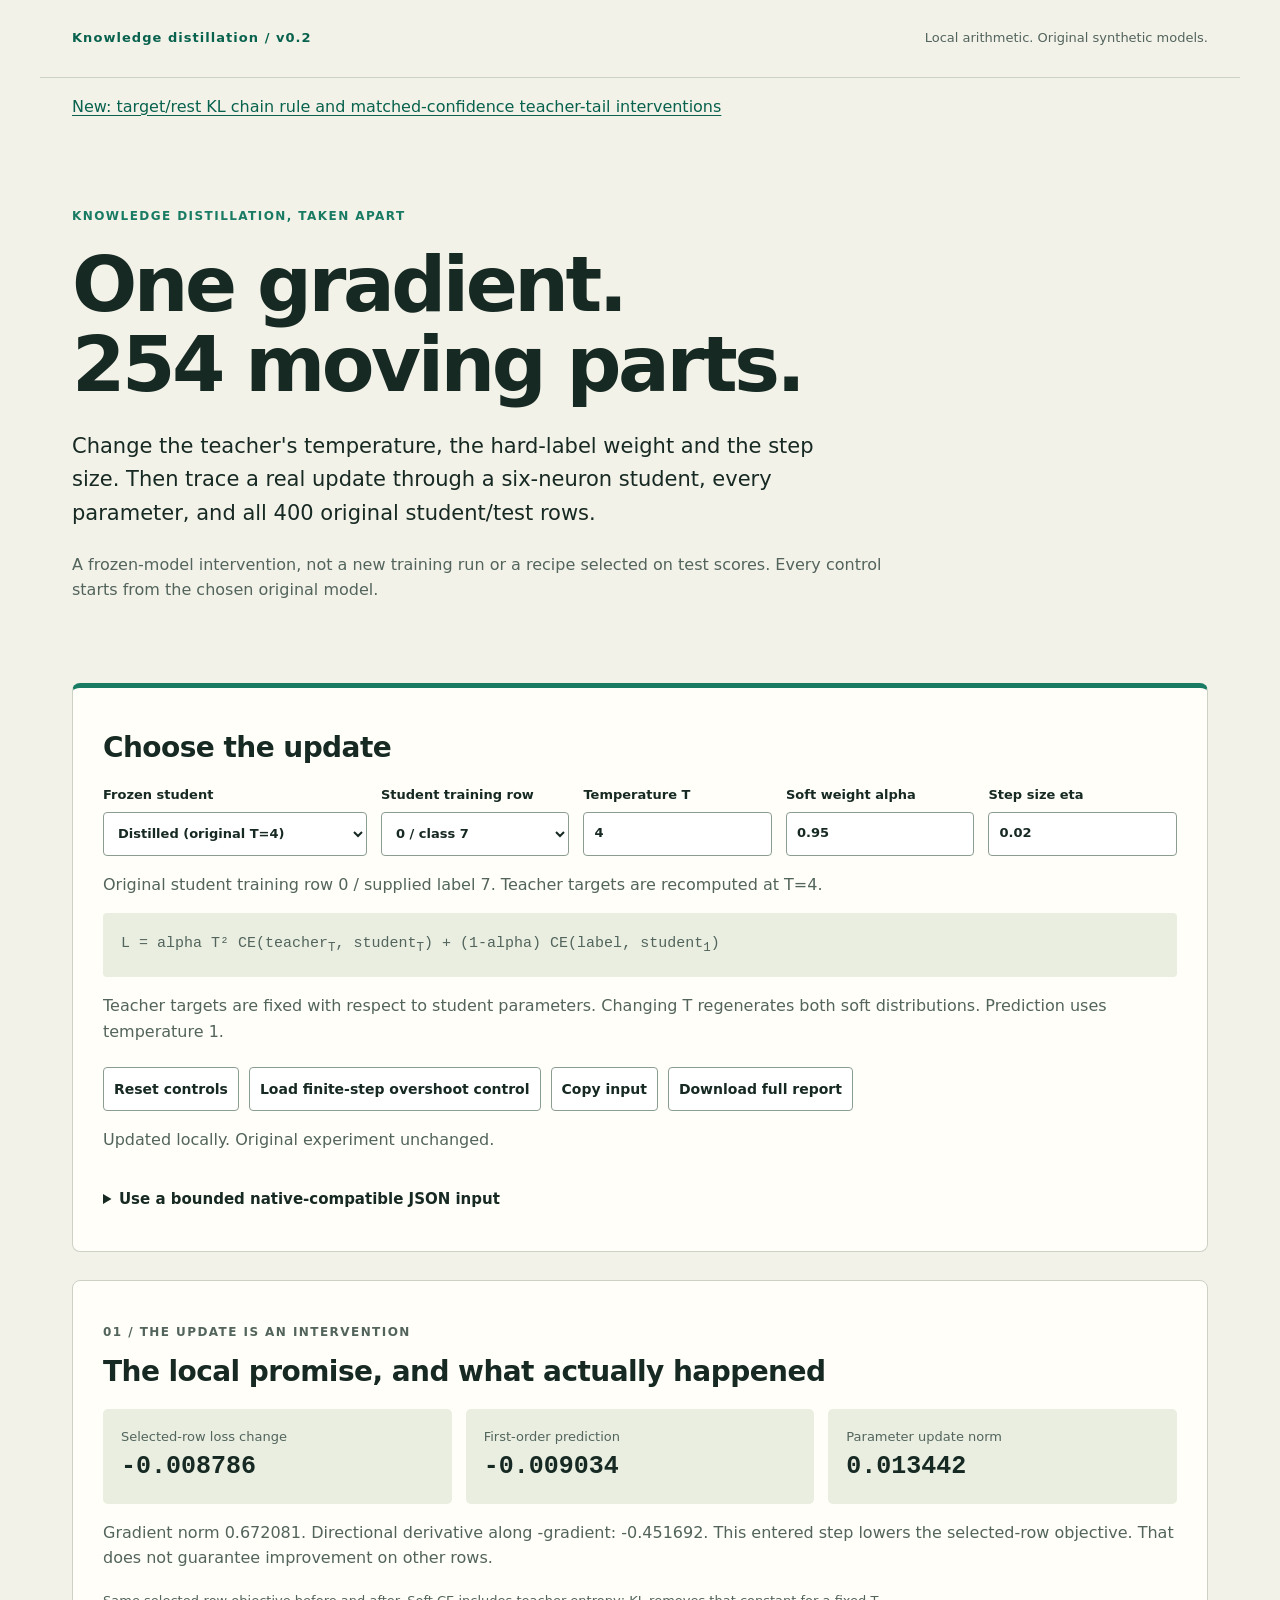
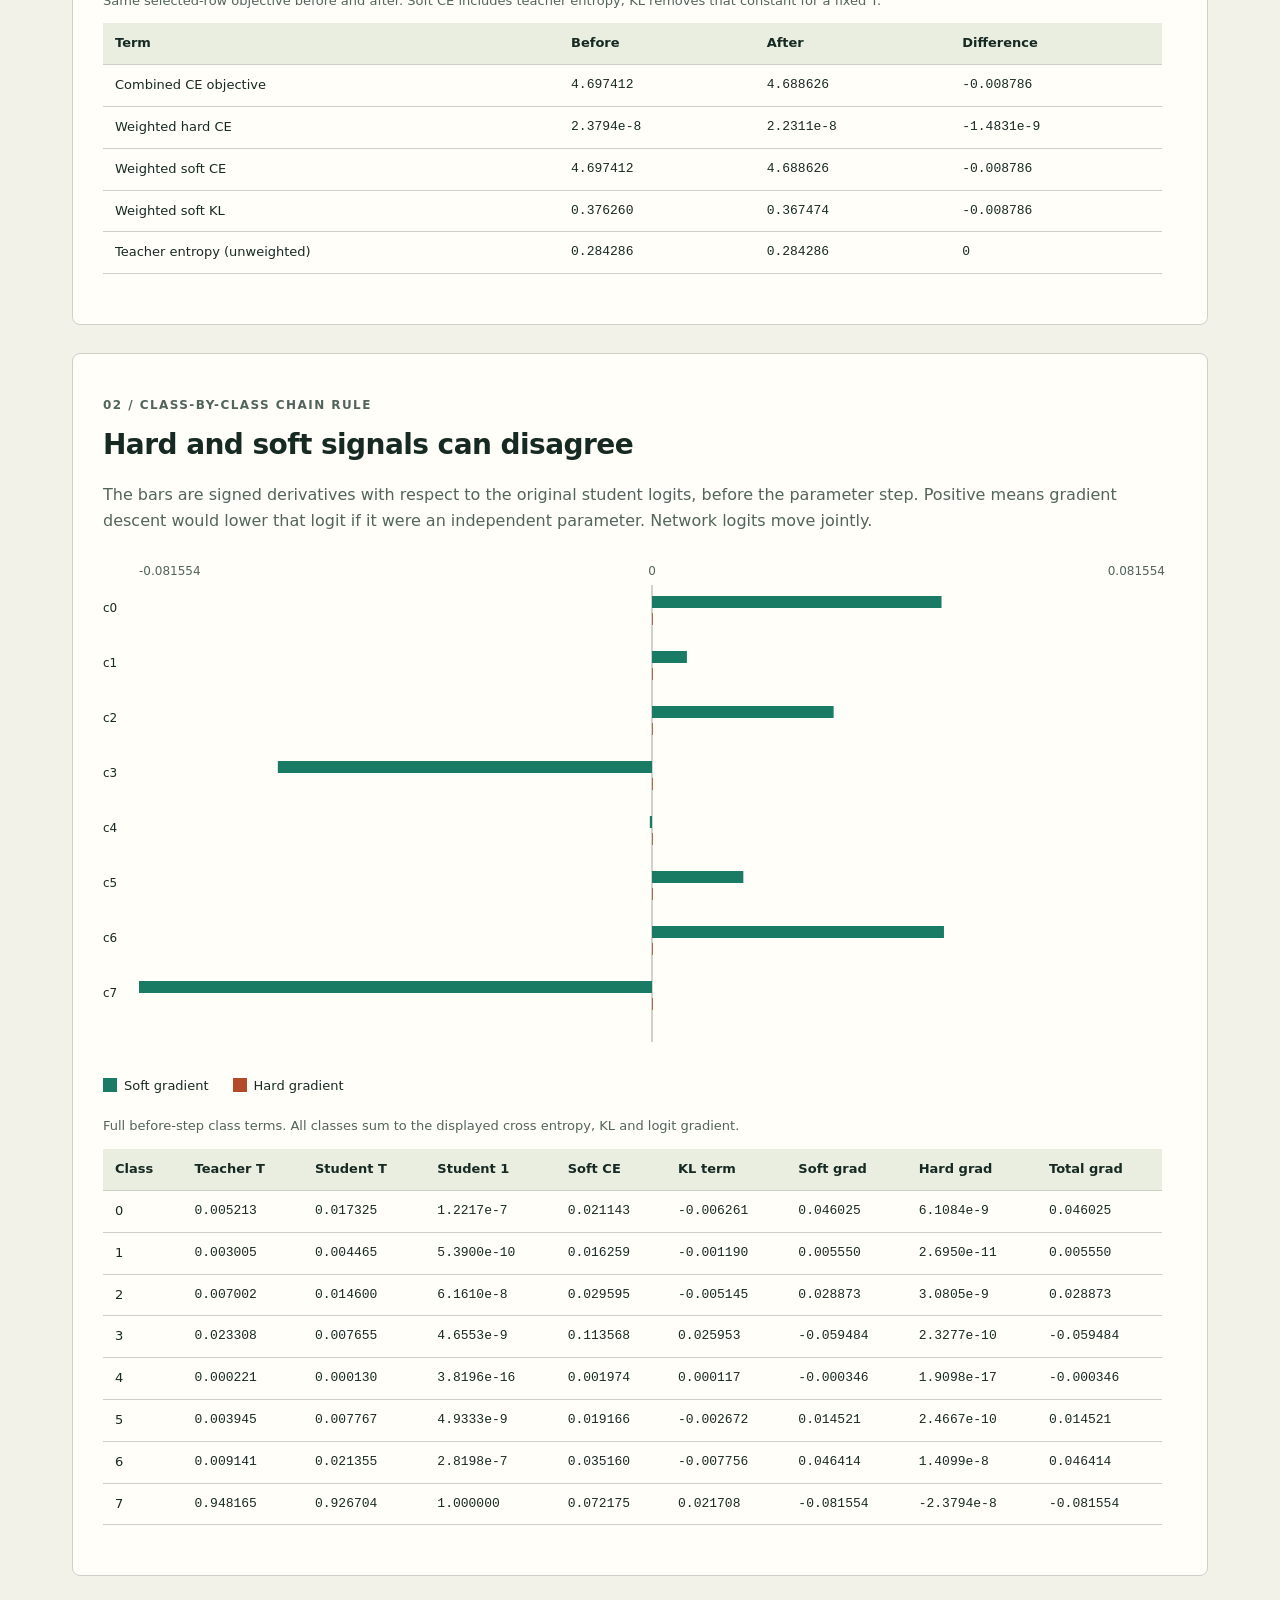
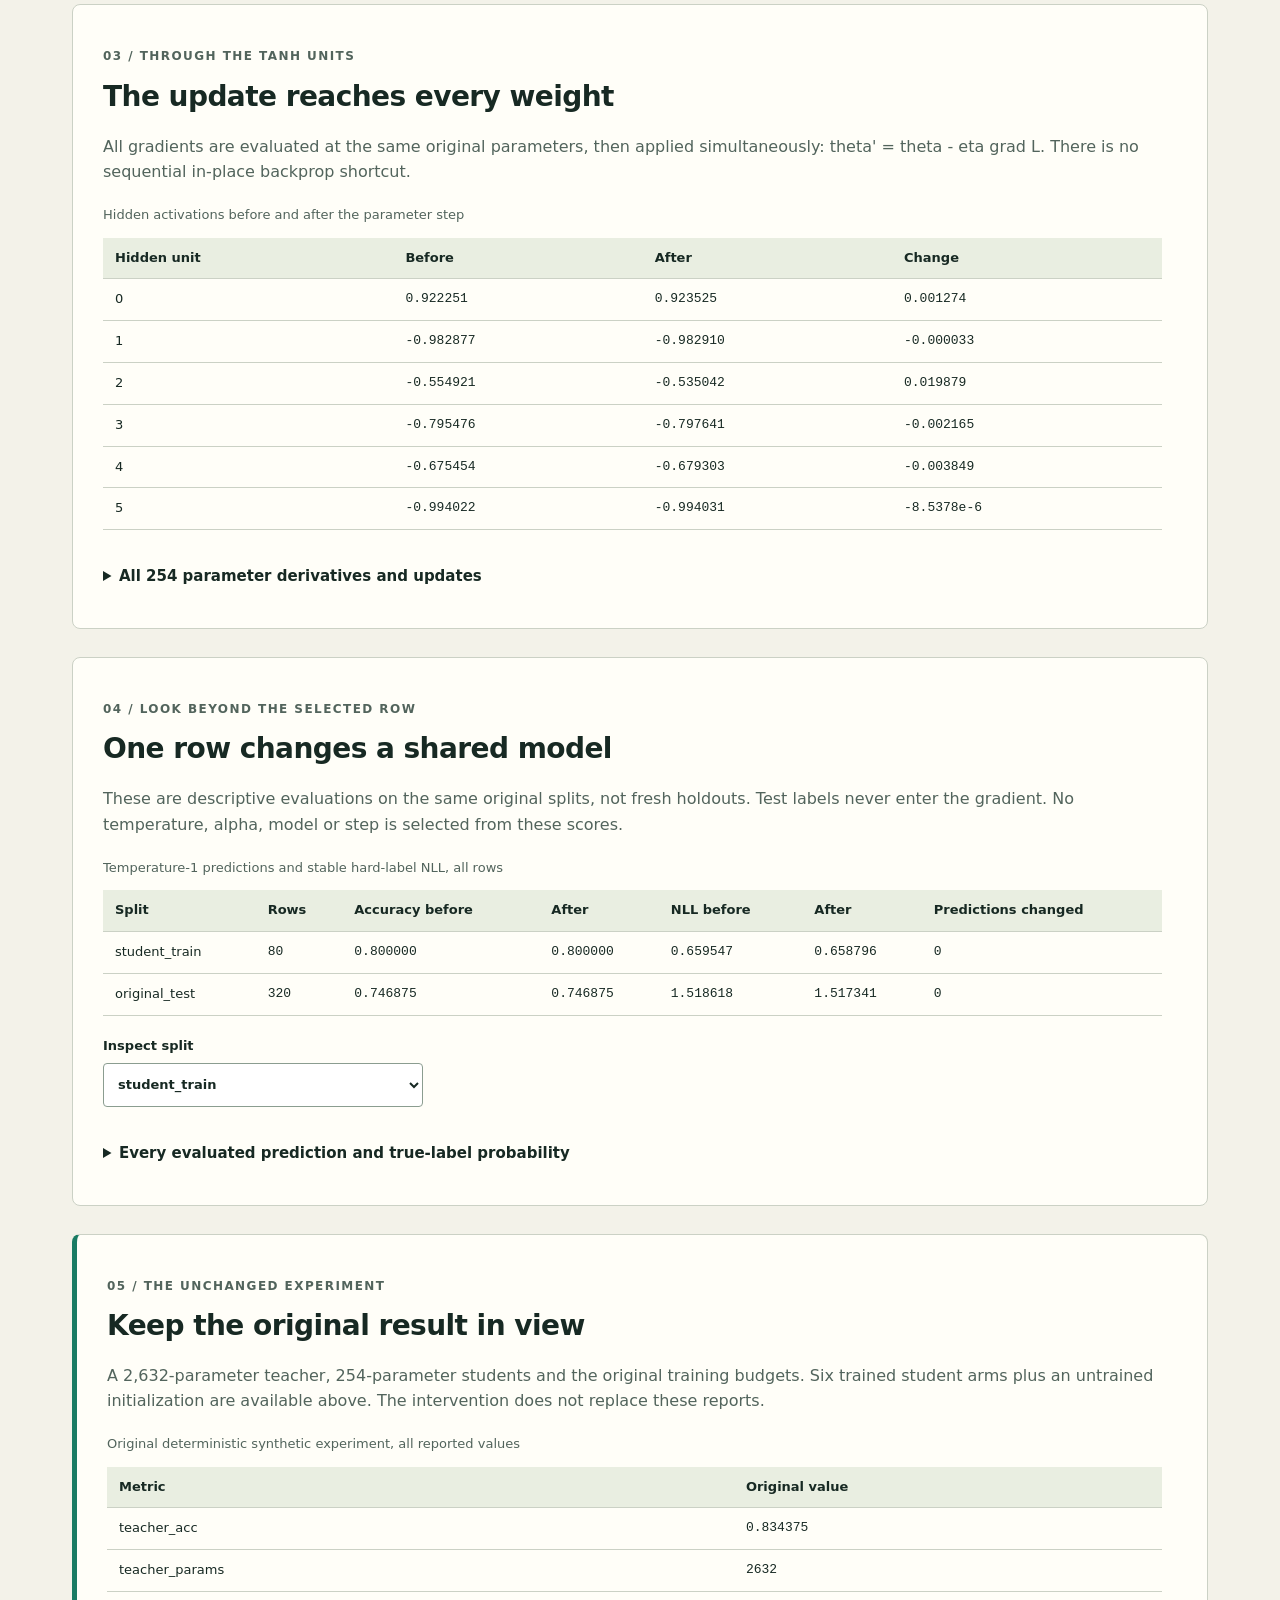
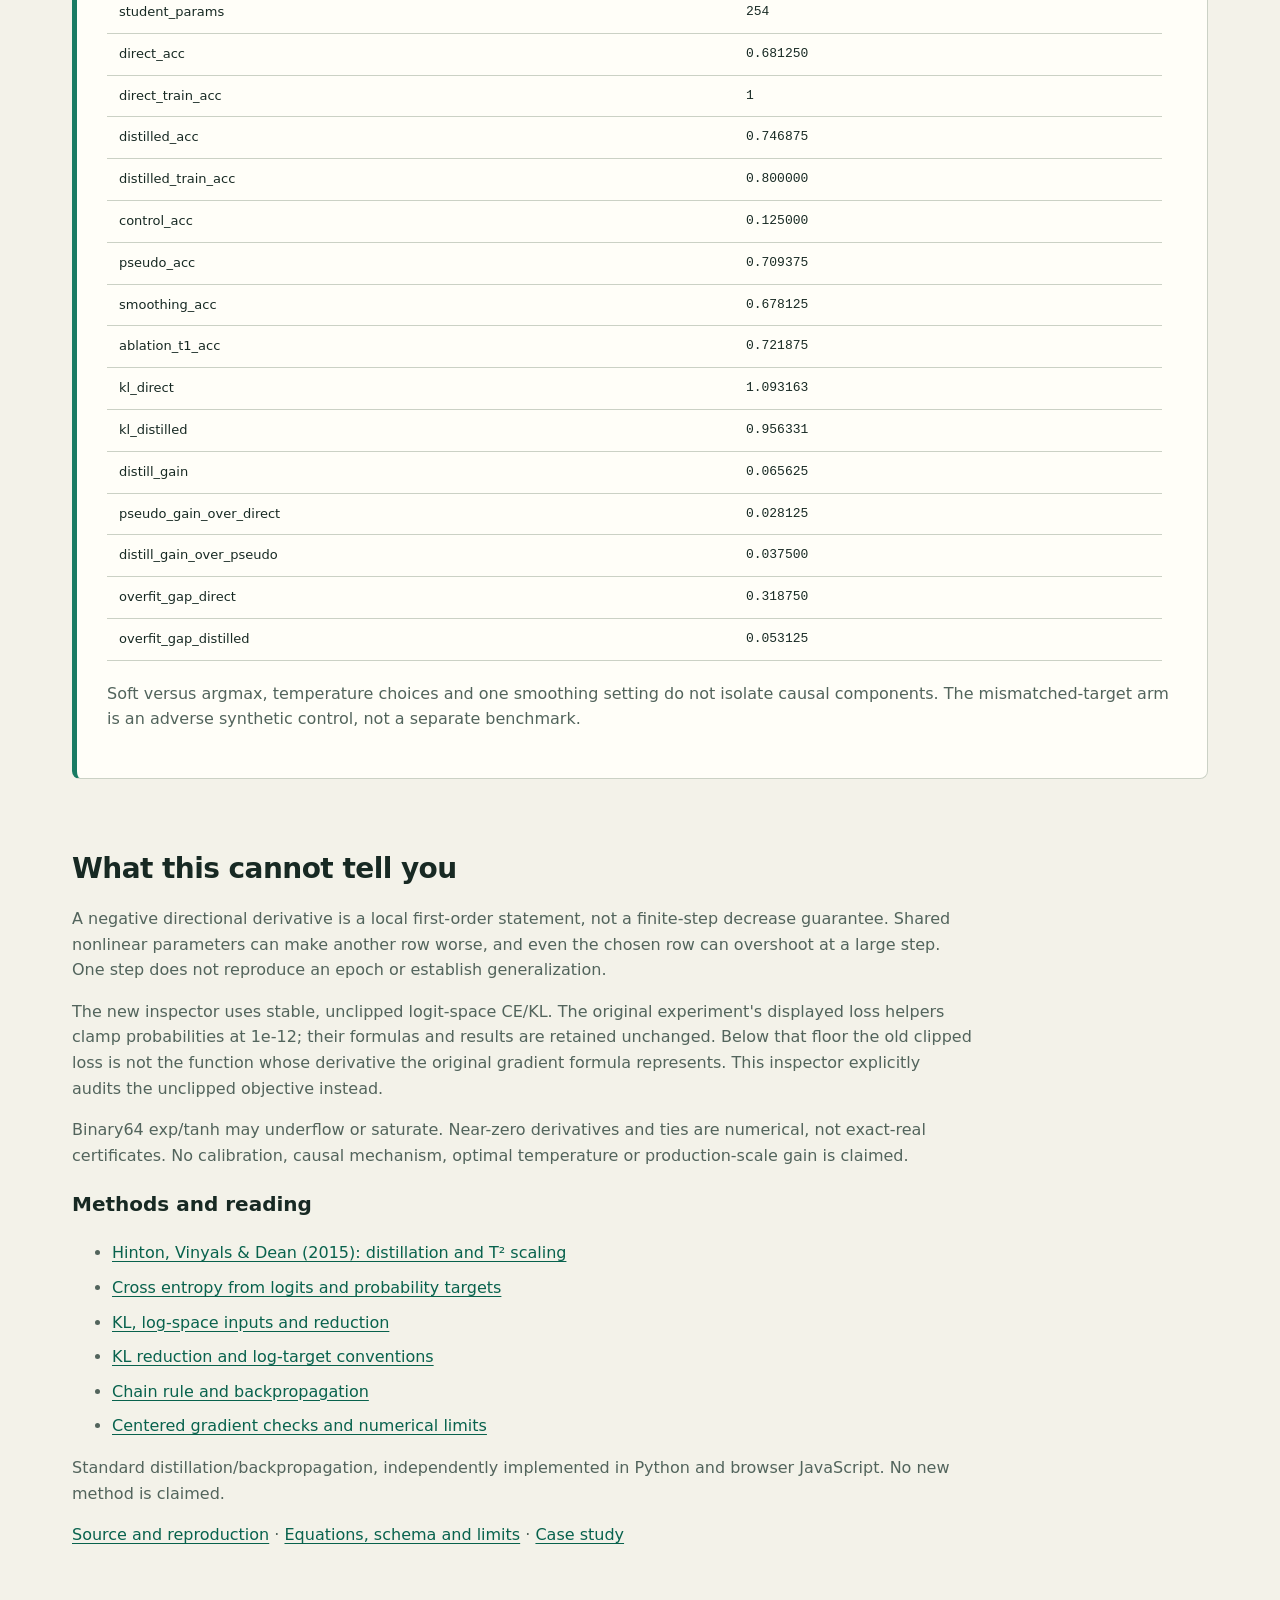
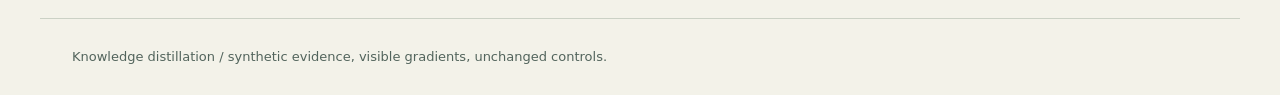
<file: docs/index.html>
<!doctype html>
<html lang="en"><head><meta charset="utf-8"><meta name="viewport" content="width=device-width,initial-scale=1"><title>Knowledge distillation | one gradient, 254 parameters</title><link rel="stylesheet" href="style.css"></head><body>
<header><a href="https://github.com/midya8/knowledge-distillation">Knowledge distillation / v0.2</a><span>Local arithmetic. Original synthetic models.</span></header>
<main><p><a href="tail.html">New: target/rest KL chain rule and matched-confidence teacher-tail interventions</a></p><section class="hero"><p class="eyebrow">KNOWLEDGE DISTILLATION, TAKEN APART</p><h1>One gradient.<br>254 moving parts.</h1><p class="intro">Change the teacher's temperature, the hard-label weight and the step size. Then trace a real update through a six-neuron student, every parameter, and all 400 original student/test rows.</p><p class="quiet">A frozen-model intervention, not a new training run or a recipe selected on test scores. Every control starts from the chosen original model.</p></section>
<section class="panel controls" aria-labelledby="control-title"><h2 id="control-title">Choose the update</h2><div class="control-grid"><label>Frozen student<select id="model"></select></label><label>Student training row<select id="row"></select></label><label>Temperature T<input id="temperature" type="number" min="0.25" max="20" step="0.25" value="4"></label><label>Soft weight alpha<input id="alpha" type="number" min="0" max="1" step="0.05" value="0.95"></label><label>Step size eta<input id="step" type="number" min="0" max="2" step="0.01" value="0.02"></label></div><p id="row-summary"></p><p class="formula">L = alpha T² CE(teacher<sub>T</sub>, student<sub>T</sub>) + (1-alpha) CE(label, student<sub>1</sub>)</p><p>Teacher targets are fixed with respect to student parameters. Changing T regenerates both soft distributions. Prediction uses temperature 1.</p><div class="actions"><button id="reset">Reset controls</button><button id="overshoot">Load finite-step overshoot control</button><button id="copy-input">Copy input</button><button id="download">Download full report</button></div><p id="status" role="status" aria-live="polite"></p><details><summary>Use a bounded native-compatible JSON input</summary><p>Up to 64 inputs, 16 hidden units, 16 classes and 512 evaluation rows. Nothing is uploaded. Duplicate keys are rejected.</p><textarea id="custom" rows="8" aria-label="Custom model, update row and evaluation JSON"></textarea><button id="apply">Inspect JSON</button><button id="original">Restore original fixture</button></details></section>
<div id="results">
<section class="panel"><p class="eyebrow">01 / THE UPDATE IS AN INTERVENTION</p><h2>The local promise, and what actually happened</h2><div id="stats" class="stats"></div><p id="step-note"></p><div class="table-scroll"><table id="loss-table"><caption>Same selected-row objective before and after. Soft CE includes teacher entropy; KL removes that constant for a fixed T.</caption><thead><tr><th>Term</th><th>Before</th><th>After</th><th>Difference</th></tr></thead><tbody></tbody></table></div></section>
<section class="panel"><p class="eyebrow">02 / CLASS-BY-CLASS CHAIN RULE</p><h2>Hard and soft signals can disagree</h2><p>The bars are signed derivatives with respect to the original student logits, before the parameter step. Positive means gradient descent would lower that logit if it were an independent parameter. Network logits move jointly.</p><div id="gradient-chart" class="chart" role="img" aria-label="Signed hard and soft logit gradients"></div><div class="legend"><span class="soft-key">Soft gradient</span><span class="hard-key">Hard gradient</span></div><div class="table-scroll"><table id="class-table"><caption>Full before-step class terms. All classes sum to the displayed cross entropy, KL and logit gradient.</caption><thead><tr><th>Class</th><th>Teacher T</th><th>Student T</th><th>Student 1</th><th>Soft CE</th><th>KL term</th><th>Soft grad</th><th>Hard grad</th><th>Total grad</th></tr></thead><tbody></tbody></table></div></section>
<section class="panel"><p class="eyebrow">03 / THROUGH THE TANH UNITS</p><h2>The update reaches every weight</h2><p>All gradients are evaluated at the same original parameters, then applied simultaneously: theta' = theta - eta grad L. There is no sequential in-place backprop shortcut.</p><div class="table-scroll"><table id="hidden-table"><caption>Hidden activations before and after the parameter step</caption><thead><tr><th>Hidden unit</th><th>Before</th><th>After</th><th>Change</th></tr></thead><tbody></tbody></table></div><details><summary id="parameter-title">All parameter derivatives and updates</summary><div class="table-scroll tall"><table id="parameter-table"><caption>W1, b1, W2, b2 in native flattening order</caption><thead><tr><th>Parameter</th><th>Before</th><th>dL / dtheta</th><th>Update</th><th>After</th></tr></thead><tbody></tbody></table></div></details></section>
<section class="panel"><p class="eyebrow">04 / LOOK BEYOND THE SELECTED ROW</p><h2>One row changes a shared model</h2><p>These are descriptive evaluations on the same original splits, not fresh holdouts. Test labels never enter the gradient. No temperature, alpha, model or step is selected from these scores.</p><div class="table-scroll"><table id="split-table"><caption>Temperature-1 predictions and stable hard-label NLL, all rows</caption><thead><tr><th>Split</th><th>Rows</th><th>Accuracy before</th><th>After</th><th>NLL before</th><th>After</th><th>Predictions changed</th></tr></thead><tbody></tbody></table></div><label>Inspect split<select id="split"></select></label><details><summary>Every evaluated prediction and true-label probability</summary><div class="table-scroll tall"><table id="evaluation-table"><caption>Original row positions; no examples filtered out</caption><thead><tr><th>Position</th><th>Label</th><th>Before class</th><th>After class</th><th>Before p(label)</th><th>After p(label)</th><th>Before NLL</th><th>After NLL</th></tr></thead><tbody></tbody></table></div></details></section>
</div>
<section class="panel original"><p class="eyebrow">05 / THE UNCHANGED EXPERIMENT</p><h2>Keep the original result in view</h2><p>A 2,632-parameter teacher, 254-parameter students and the original training budgets. Six trained student arms plus an untrained initialization are available above. The intervention does not replace these reports.</p><div class="table-scroll"><table id="original-table"><caption>Original deterministic synthetic experiment, all reported values</caption><thead><tr><th>Metric</th><th>Original value</th></tr></thead><tbody></tbody></table></div><p>Soft versus argmax, temperature choices and one smoothing setting do not isolate causal components. The mismatched-target arm is an adverse synthetic control, not a separate benchmark.</p></section>
<section class="limits"><h2>What this cannot tell you</h2><p>A negative directional derivative is a local first-order statement, not a finite-step decrease guarantee. Shared nonlinear parameters can make another row worse, and even the chosen row can overshoot at a large step. One step does not reproduce an epoch or establish generalization.</p><p>The new inspector uses stable, unclipped logit-space CE/KL. The original experiment's displayed loss helpers clamp probabilities at 1e-12; their formulas and results are retained unchanged. Below that floor the old clipped loss is not the function whose derivative the original gradient formula represents. This inspector explicitly audits the unclipped objective instead.</p><p>Binary64 exp/tanh may underflow or saturate. Near-zero derivatives and ties are numerical, not exact-real certificates. No calibration, causal mechanism, optimal temperature or production-scale gain is claimed.</p><h3>Methods and reading</h3><ul><li><a href="https://arxiv.org/html/1503.02531">Hinton, Vinyals &amp; Dean (2015): distillation and T² scaling</a></li><li><a href="http://docs.pytorch.org/docs/main/generated/torch.nn.CrossEntropyLoss.html">Cross entropy from logits and probability targets</a></li><li><a href="https://docs.pytorch.org/docs/stable/generated/torch.nn.KLDivLoss.md">KL, log-space inputs and reduction</a></li><li><a href="https://docs.pytorch.org/docs/stable/generated/torch.nn.functional.kl_div.md">KL reduction and log-target conventions</a></li><li><a href="https://cs231n.github.io/optimization-2/">Chain rule and backpropagation</a></li><li><a href="https://cs231n.github.io/neural-networks-3/">Centered gradient checks and numerical limits</a></li></ul><p>Standard distillation/backpropagation, independently implemented in Python and browser JavaScript. No new method is claimed.</p><p><a href="https://github.com/midya8/knowledge-distillation">Source and reproduction</a> · <a href="https://github.com/midya8/knowledge-distillation/blob/main/STEP.md">Equations, schema and limits</a> · <a href="https://github.com/midya8/Midya-portfolio/blob/main/projects/distilllab.md">Case study</a></p></section></main><footer>Knowledge distillation / synthetic evidence, visible gradients, unchanged controls.</footer>
<script src="data.js"></script><script src="step.js"></script><script src="app.js"></script></body></html>
</file>
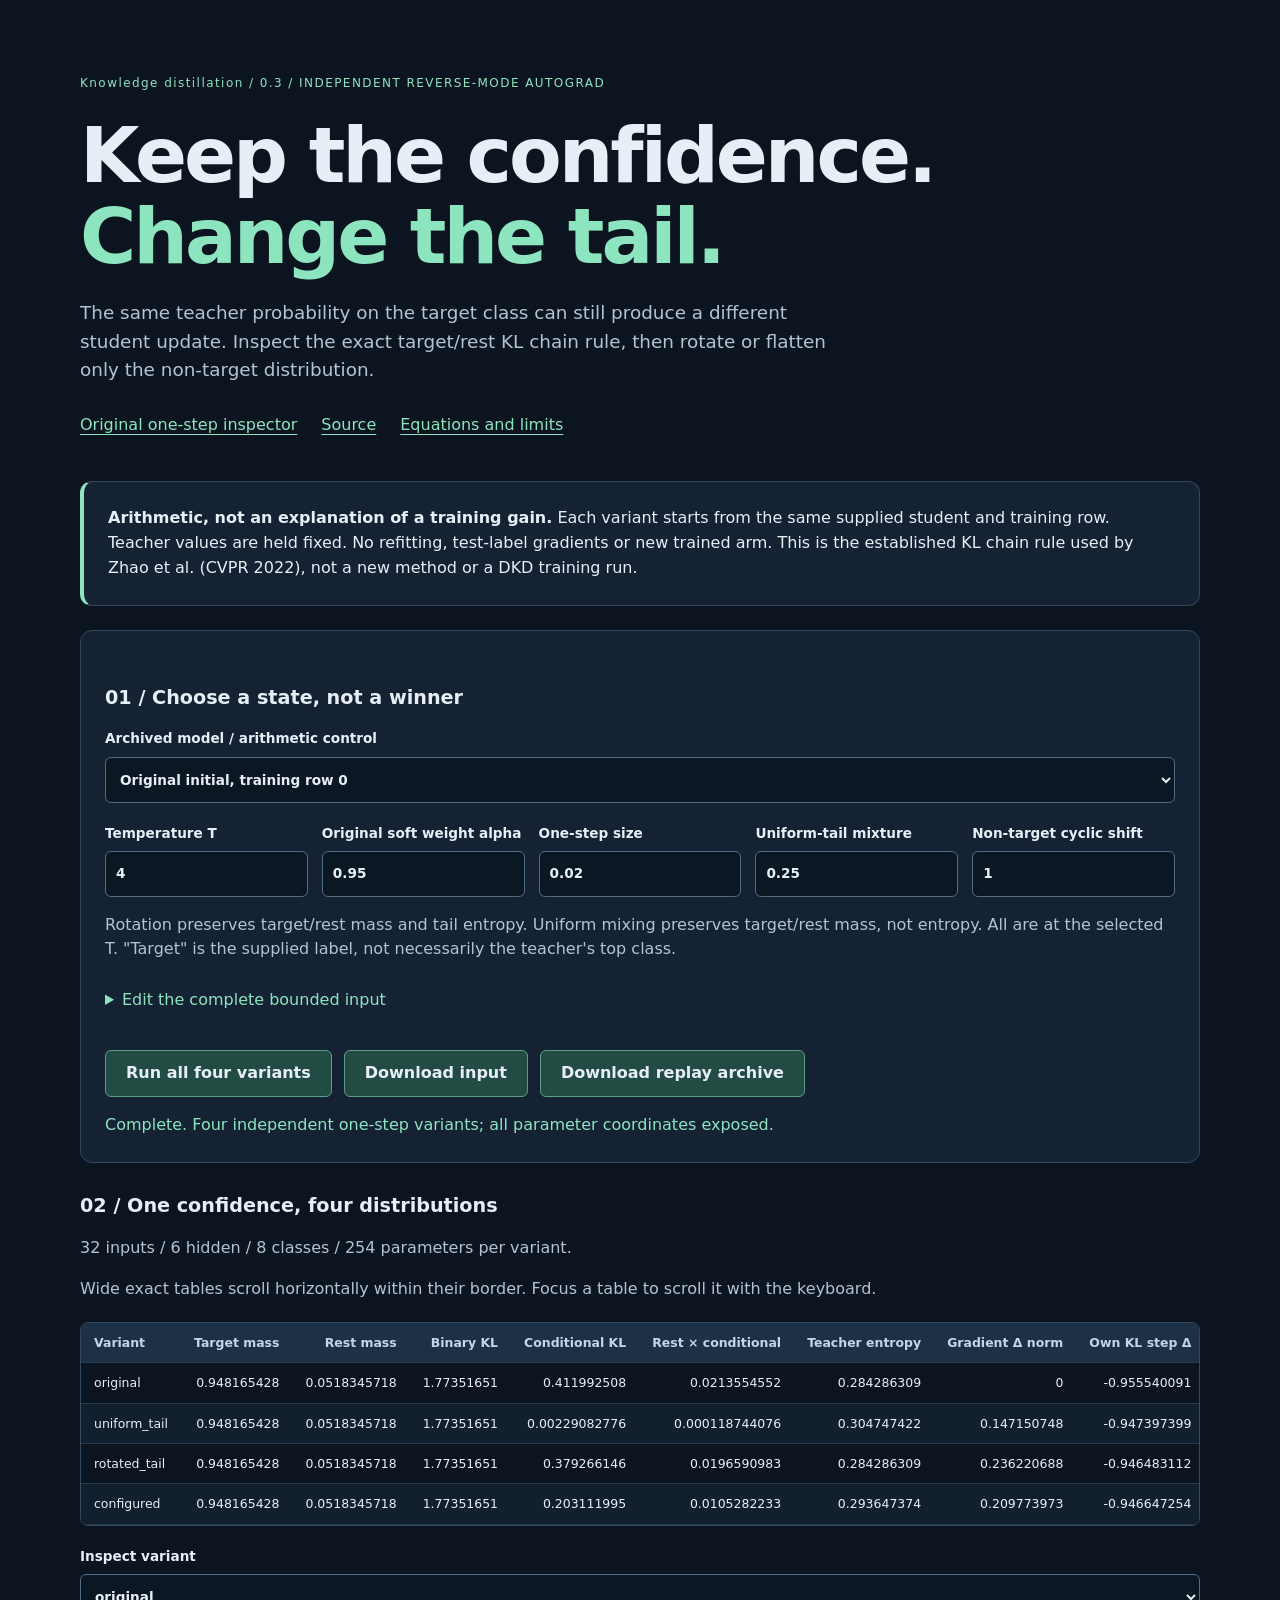
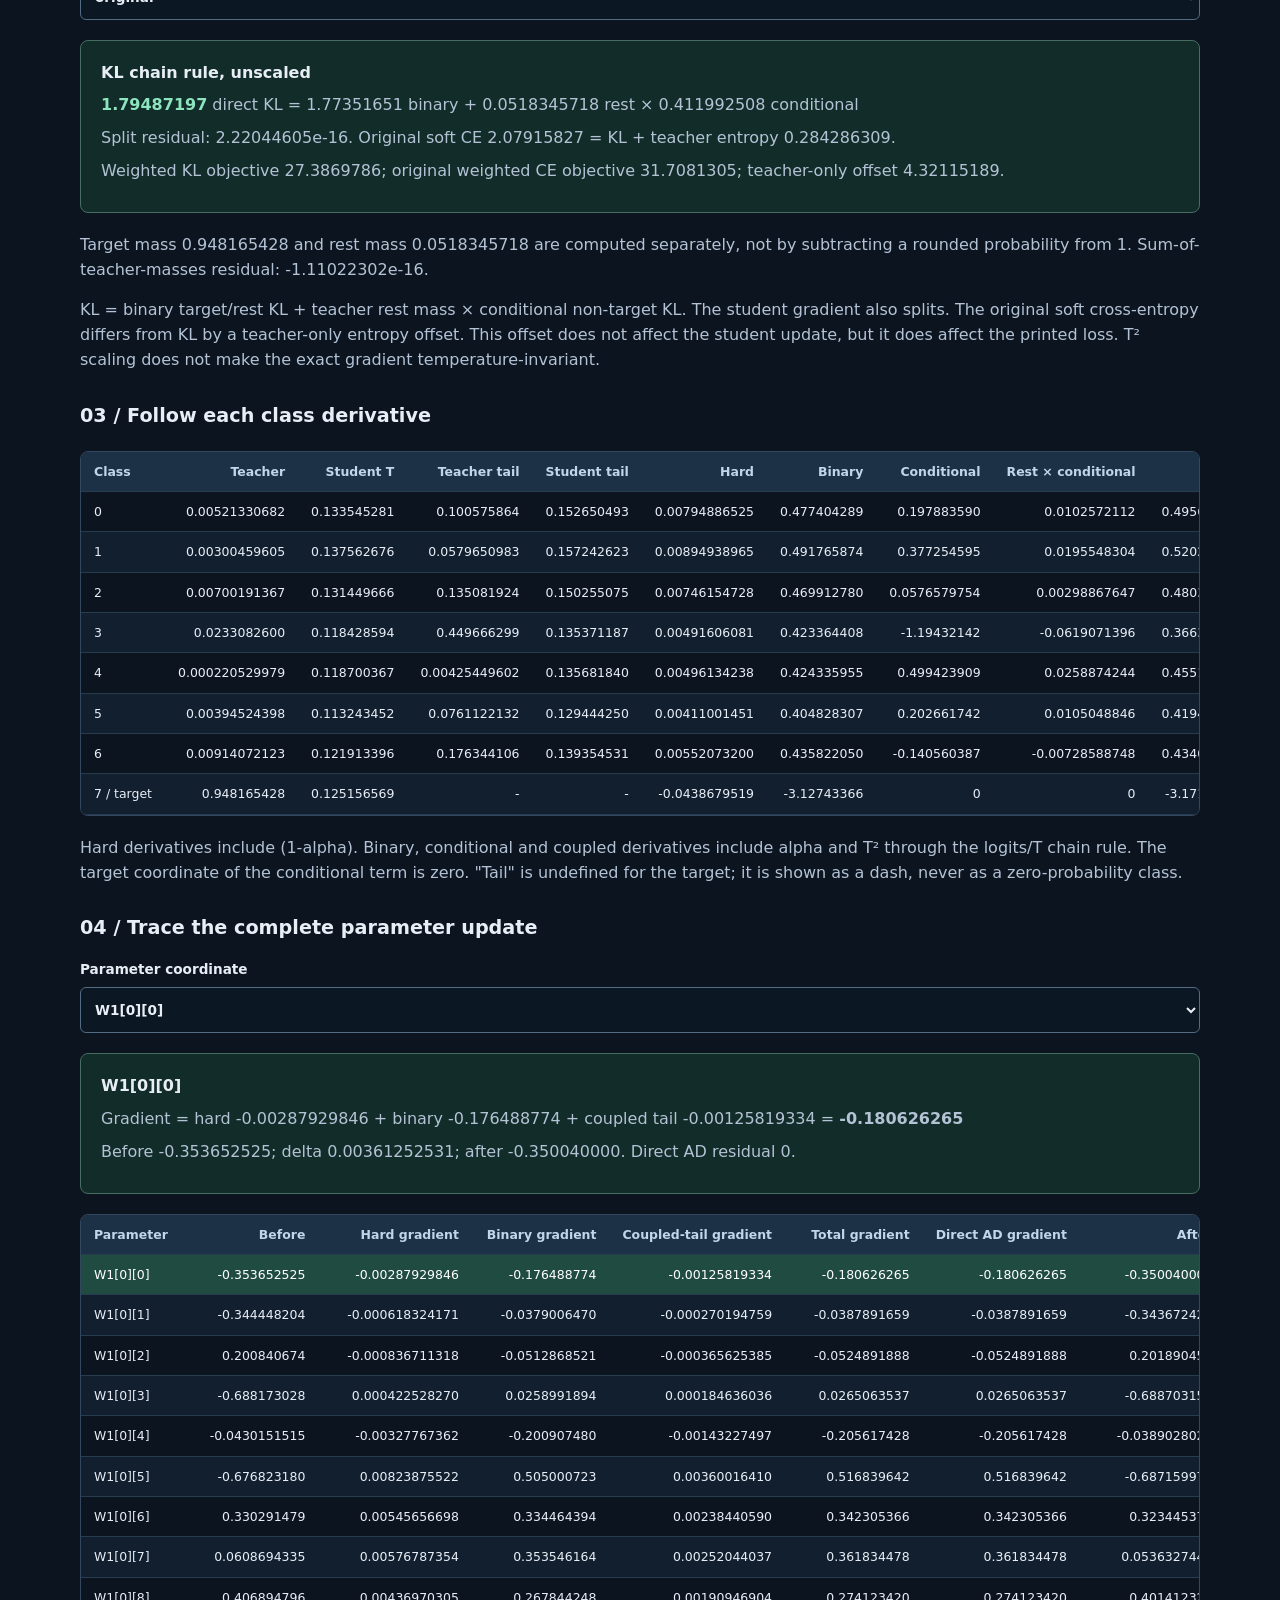
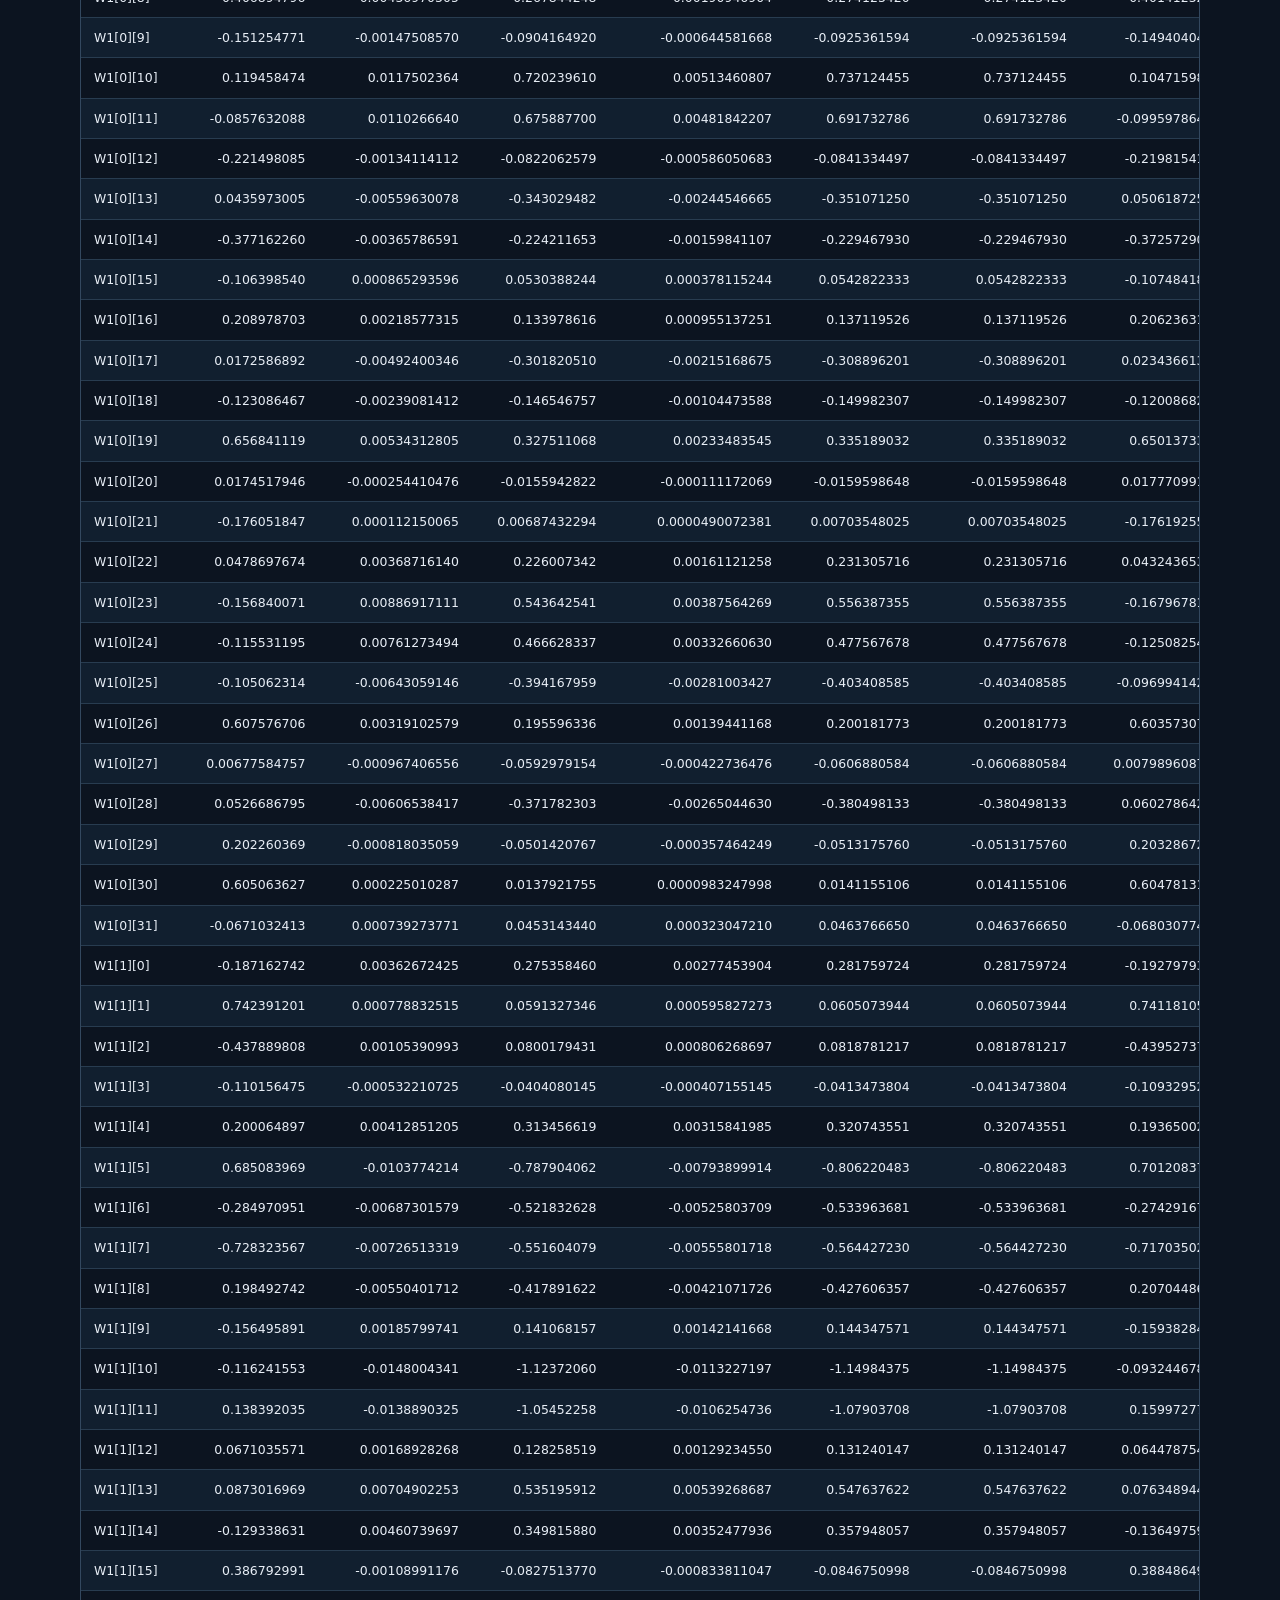
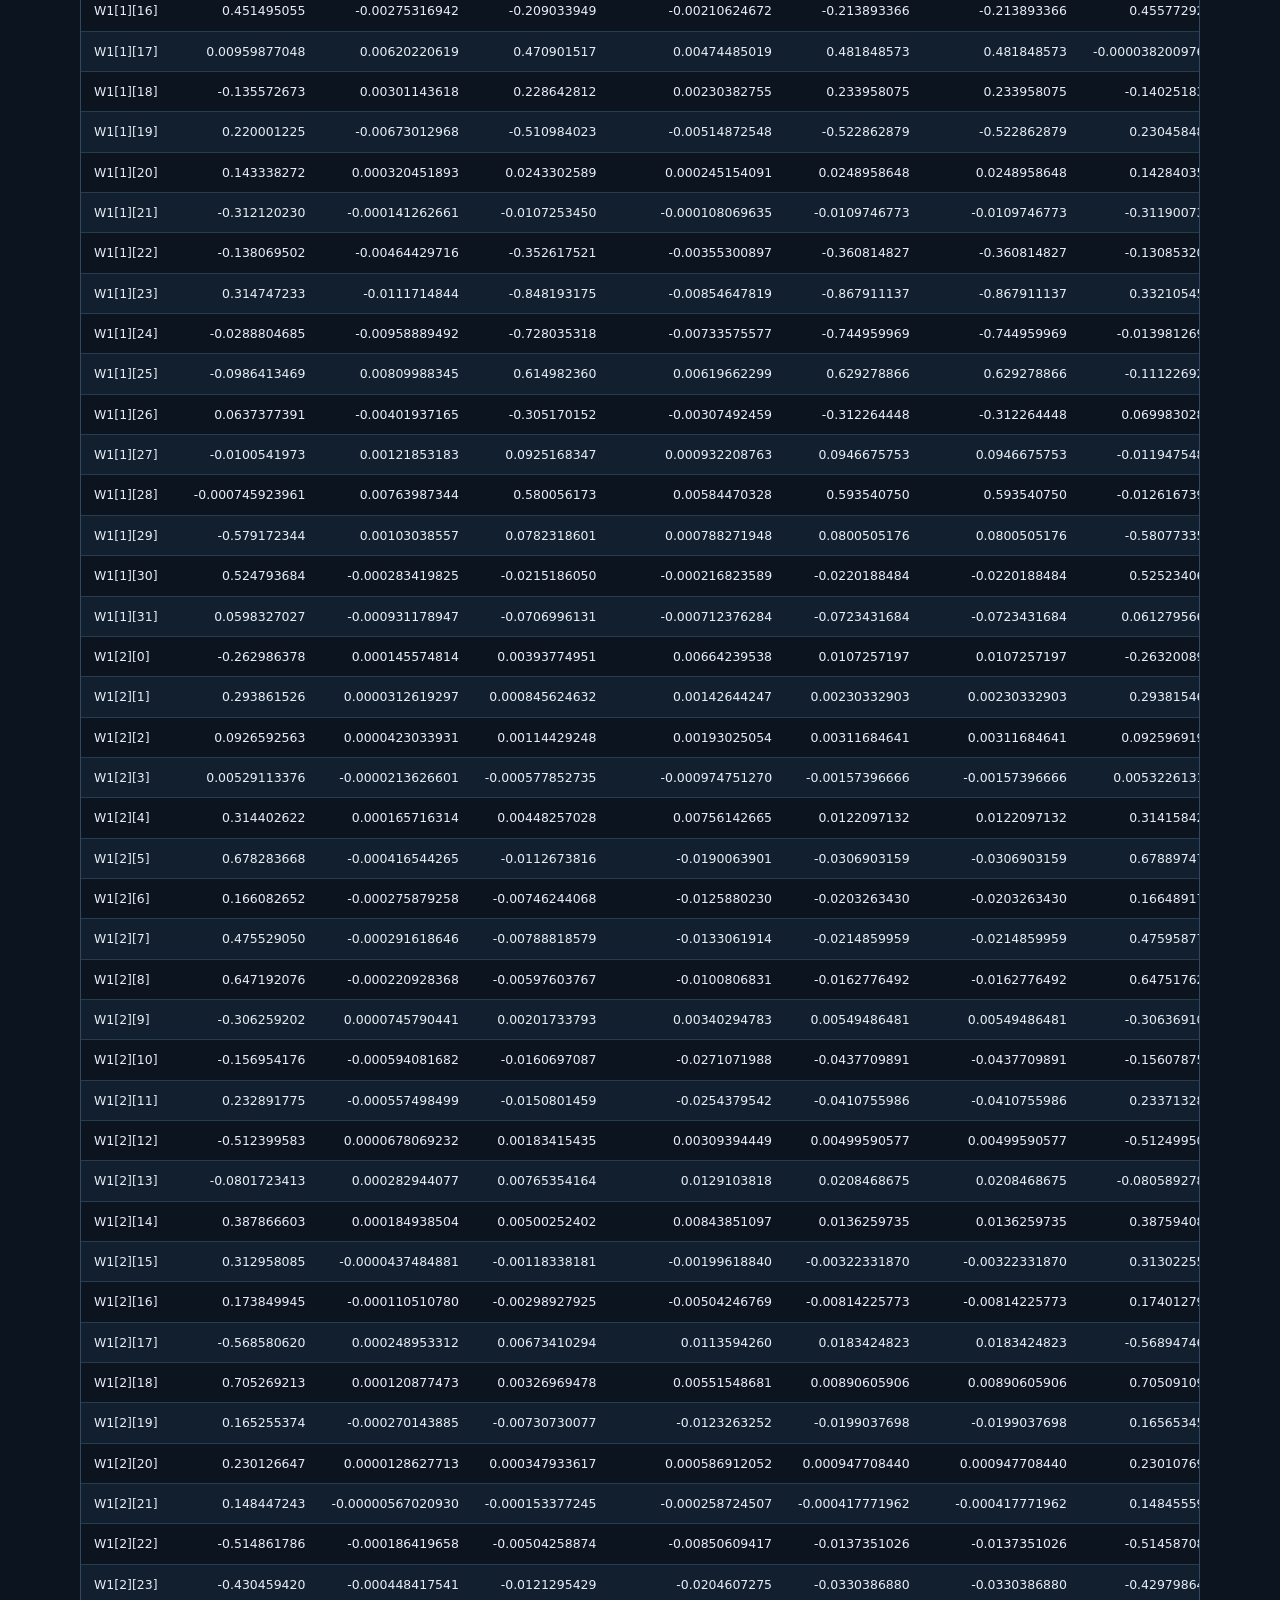
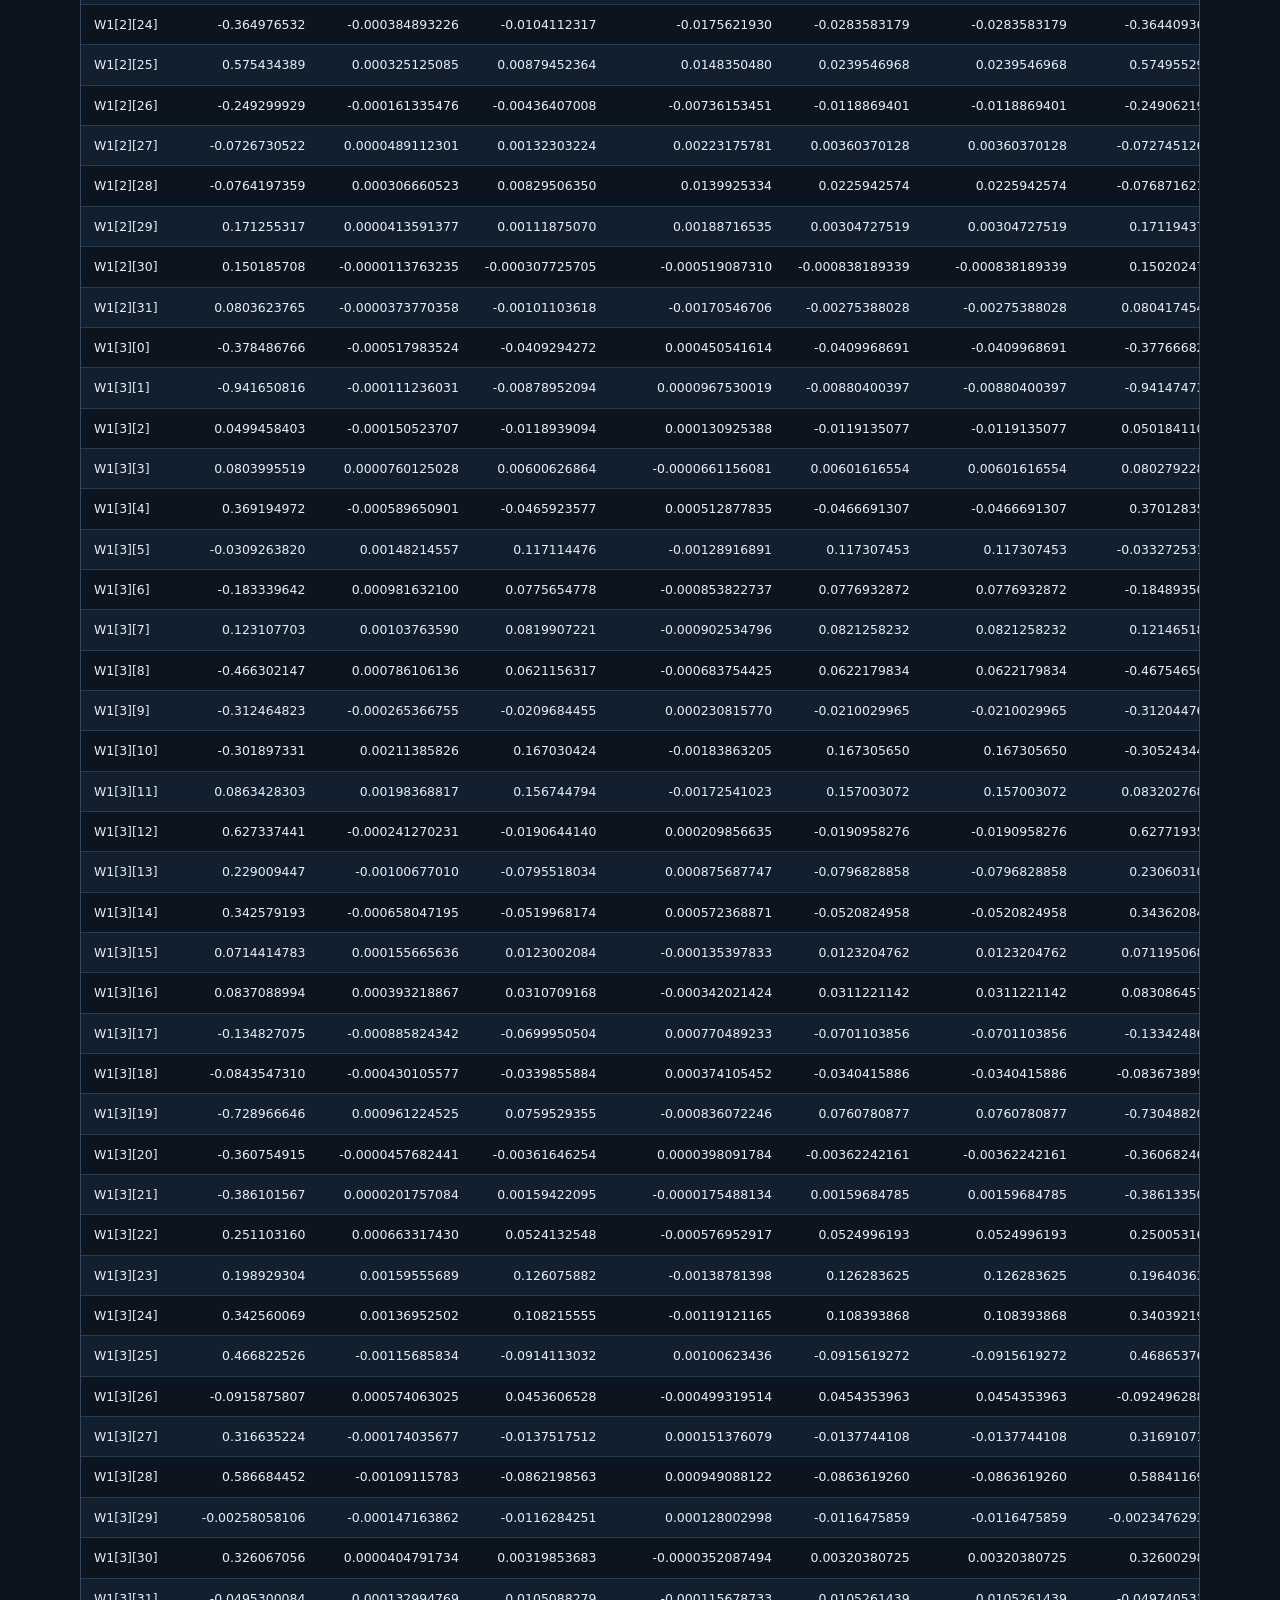
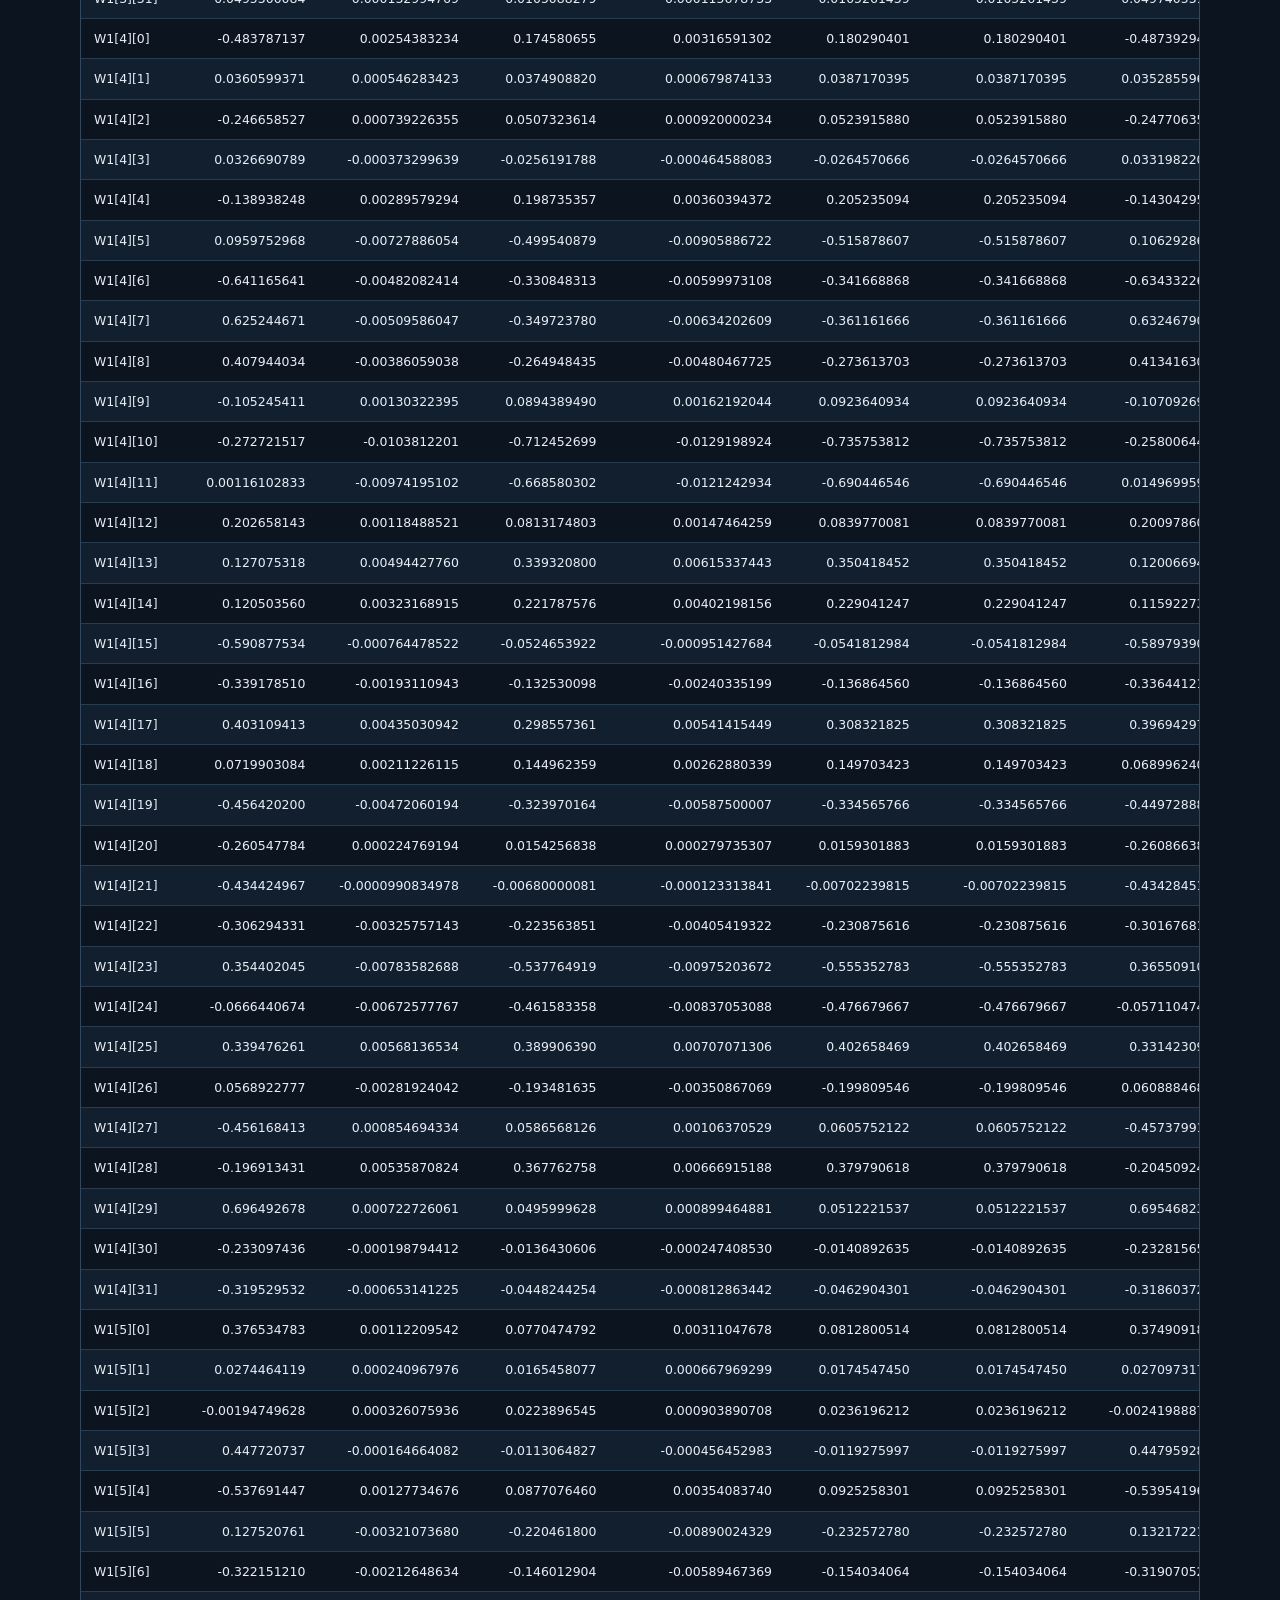
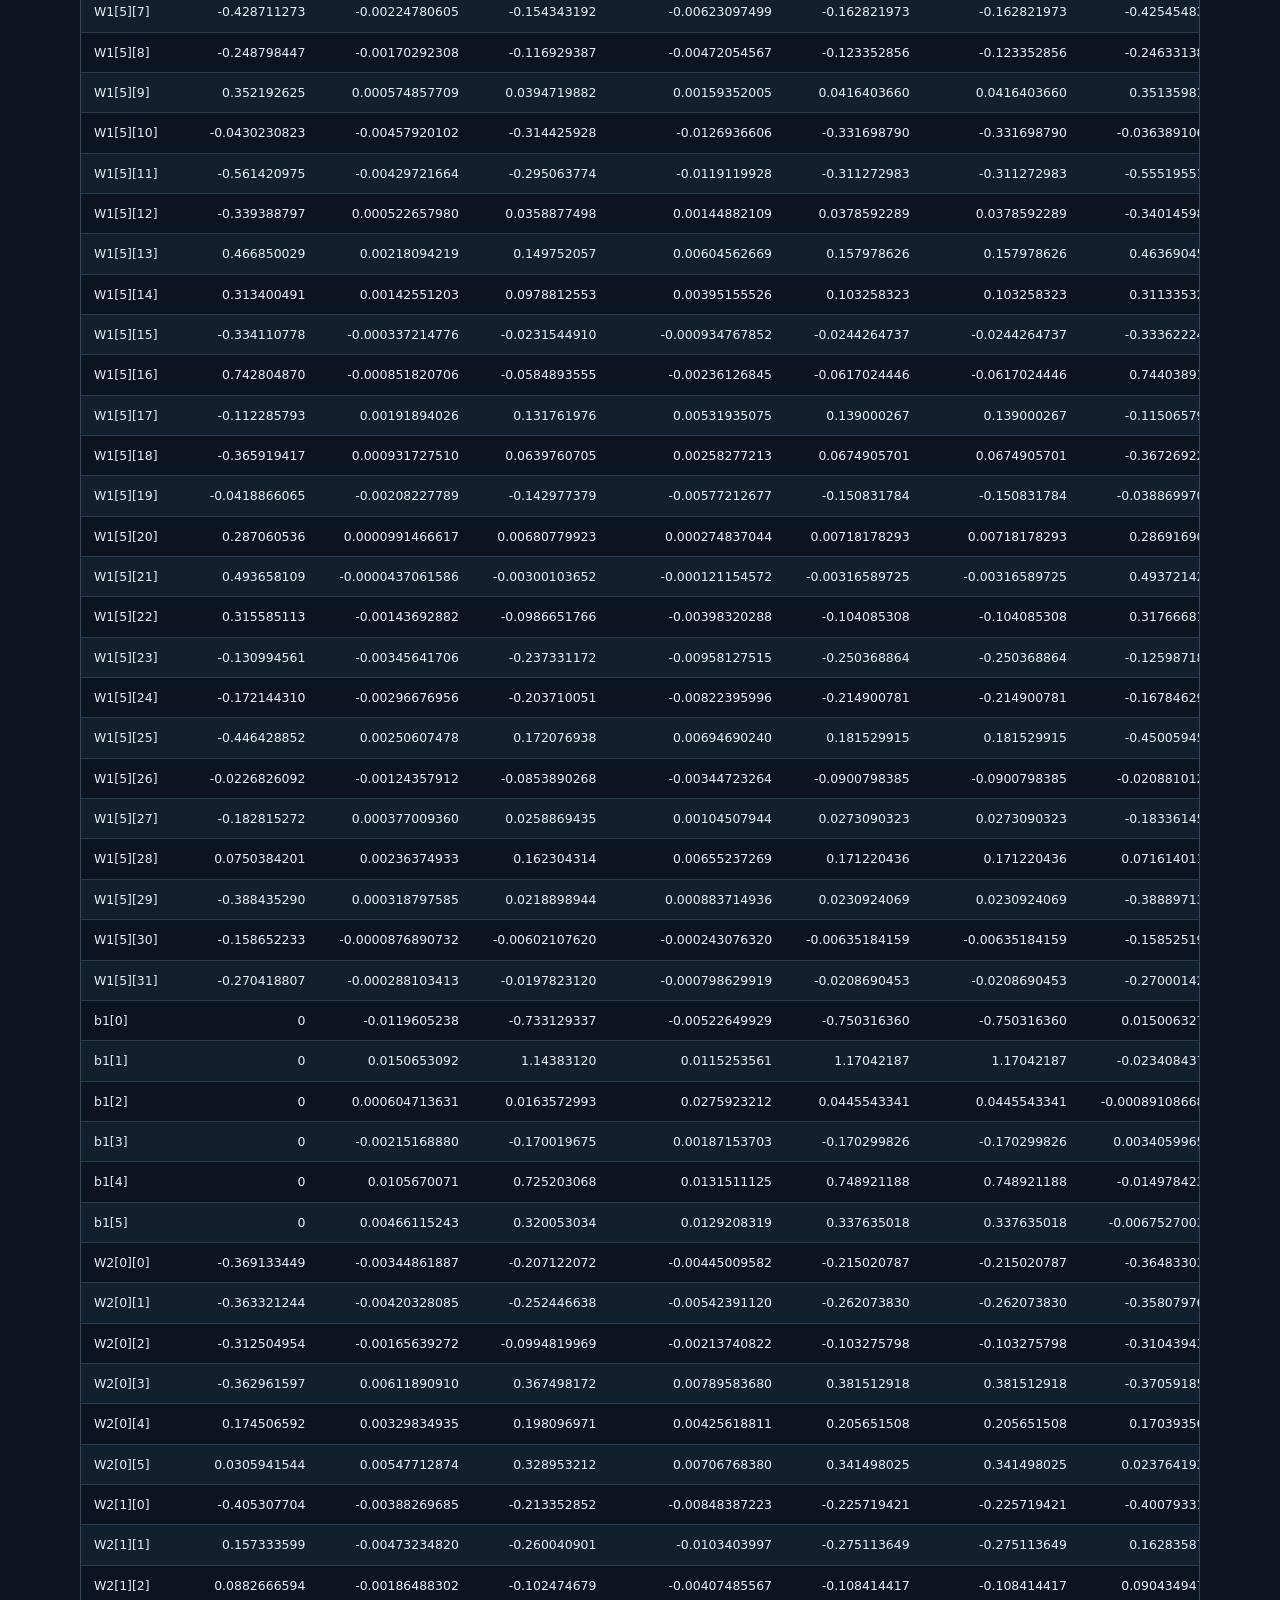
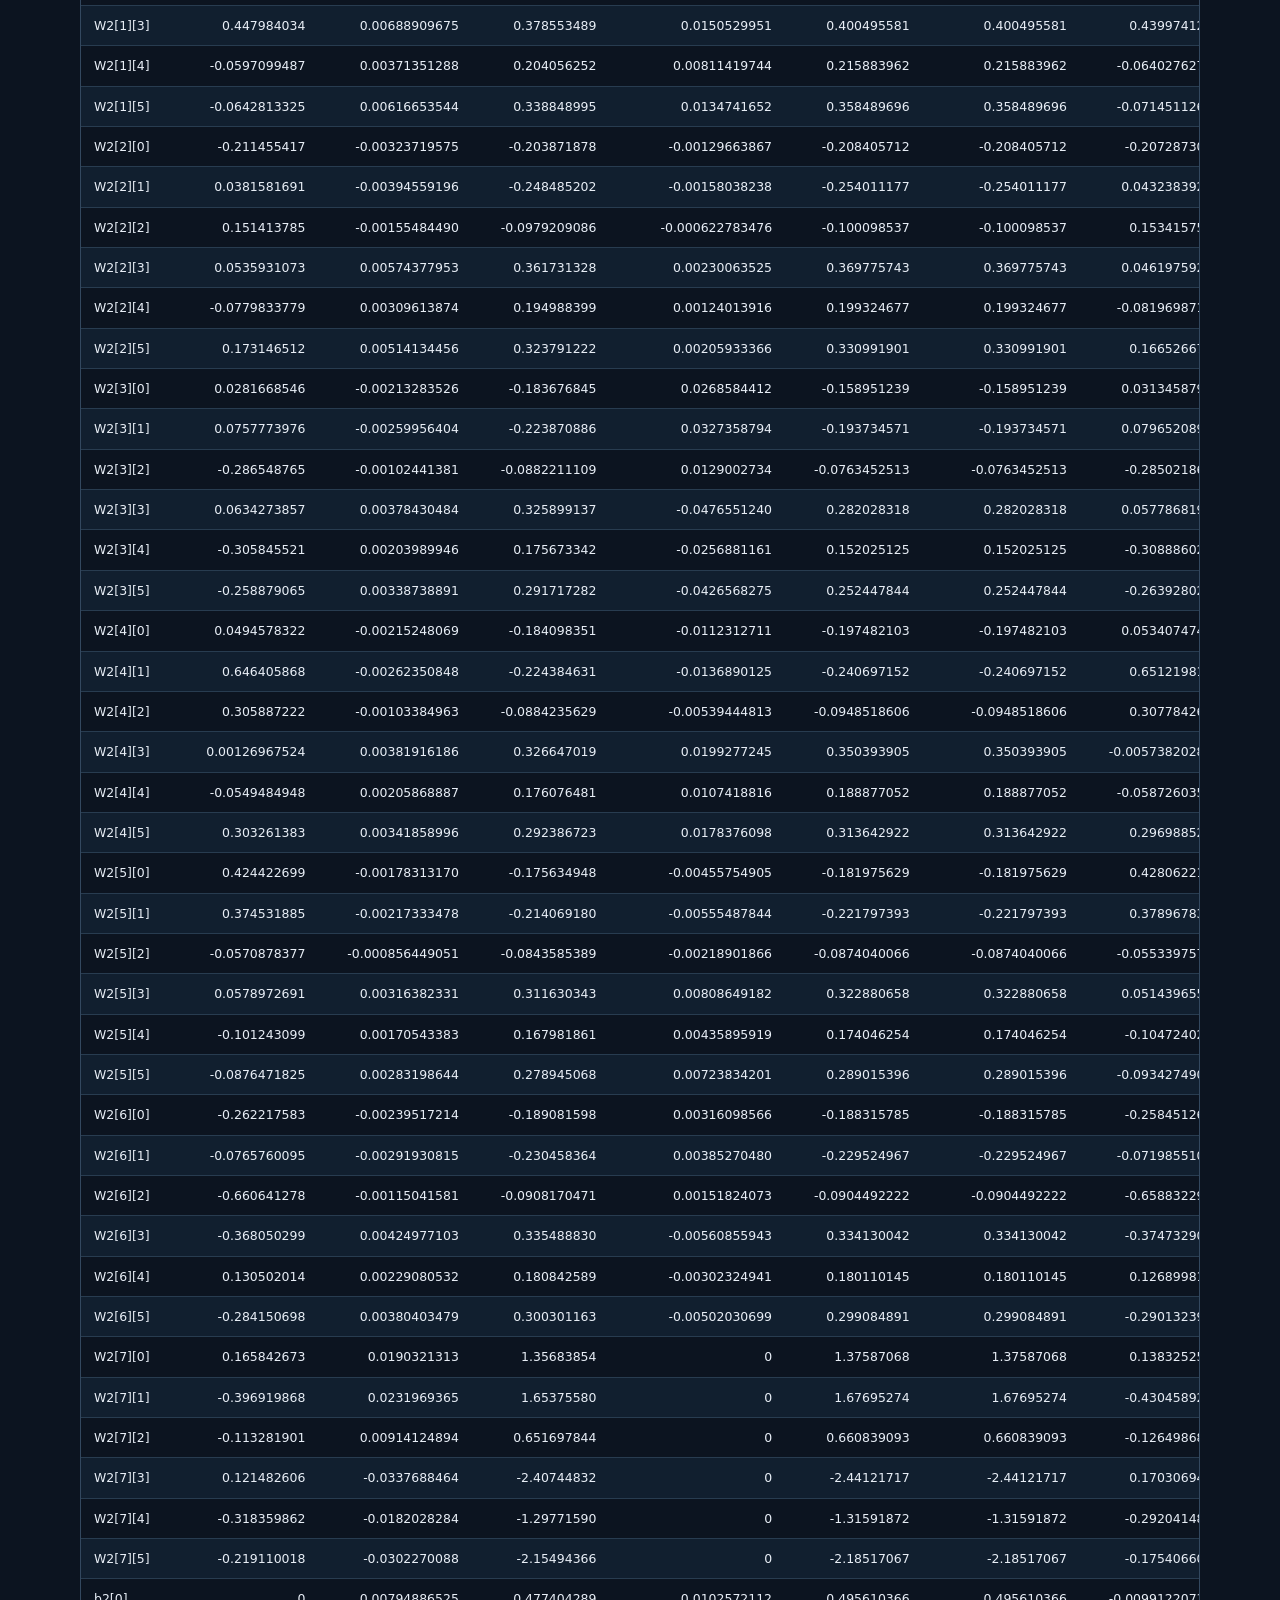
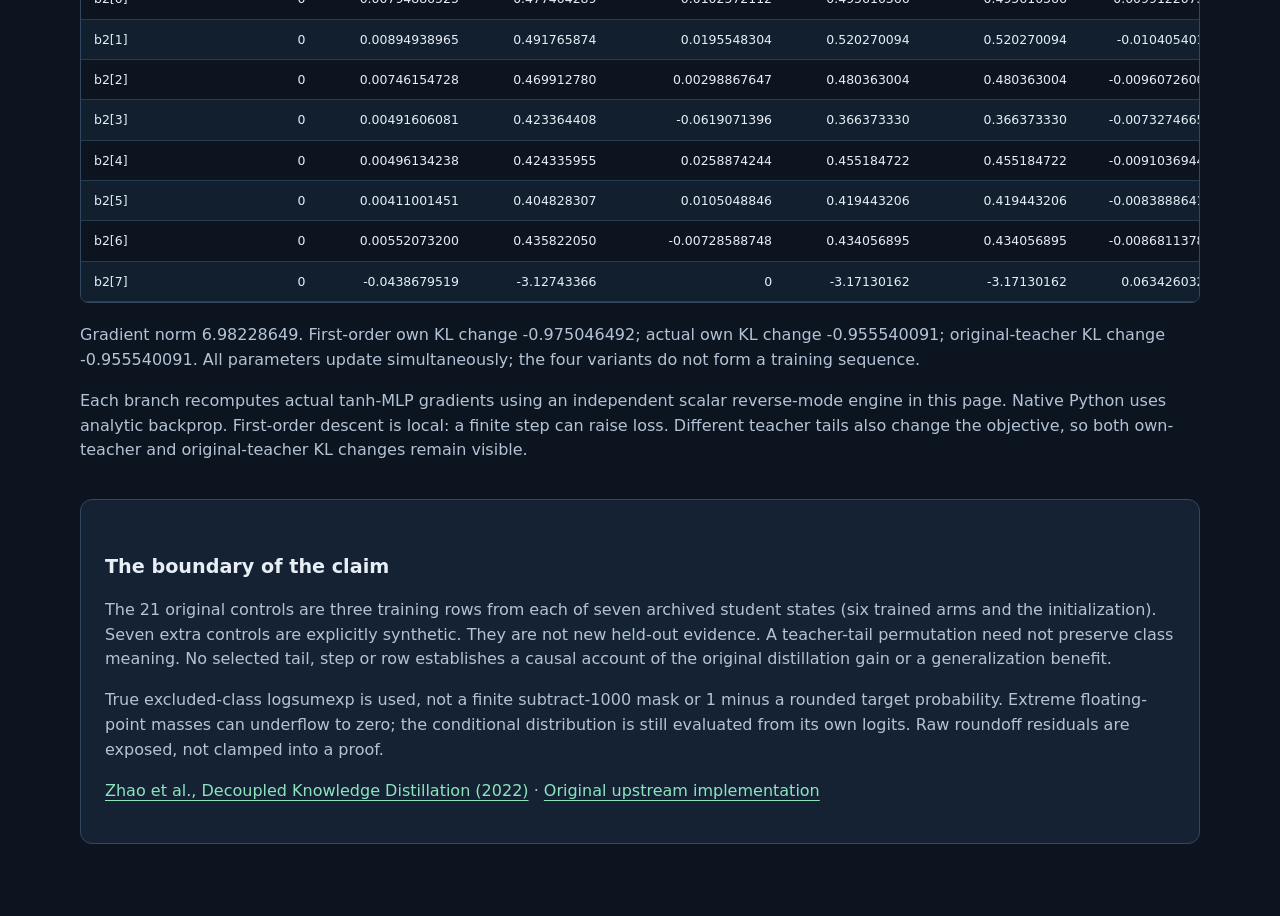
<file: docs/tail.html>
<!doctype html>
<html lang="en"><head><meta charset="utf-8"><meta name="viewport" content="width=device-width,initial-scale=1"><meta name="description" content="An exact target/rest and conditional-tail knowledge-distillation audit, with independent browser reverse-mode gradients."><title>Knowledge distillation / Keep the confidence. Change the tail.</title><link rel="stylesheet" href="tail.css"><script defer src="tail-examples.js"></script><script defer src="tail-engine.js"></script><script defer src="tail-app.js"></script></head>
<body><main><header><p class="eyebrow">Knowledge distillation / 0.3 / INDEPENDENT REVERSE-MODE AUTOGRAD</p><h1>Keep the confidence.<br><span>Change the tail.</span></h1><p class="intro">The same teacher probability on the target class can still produce a different student update. Inspect the exact target/rest KL chain rule, then rotate or flatten only the non-target distribution.</p><nav><a href="index.html">Original one-step inspector</a><a href="https://github.com/midya8/knowledge-distillation">Source</a><a href="https://github.com/midya8/knowledge-distillation/blob/main/TAIL.md">Equations and limits</a></nav></header>
<section class="scope"><strong>Arithmetic, not an explanation of a training gain.</strong> Each variant starts from the same supplied student and training row. Teacher values are held fixed. No refitting, test-label gradients or new trained arm. This is the established KL chain rule used by Zhao et al. (CVPR 2022), not a new method or a DKD training run.</section>
<section class="controls" aria-labelledby="inputs-heading"><h2 id="inputs-heading">01 / Choose a state, not a winner</h2><label>Archived model / arithmetic control<select id="example"></select></label><div class="grid"><label>Temperature T<input id="temperature" type="number" min="0.25" max="20" step="0.25"></label><label>Original soft weight alpha<input id="alpha" type="number" min="0" max="1" step="0.05"></label><label>One-step size<input id="step" type="number" min="0" max="2" step="0.01"></label><label>Uniform-tail mixture<input id="tail_mix" type="number" min="0" max="1" step="0.05"></label><label>Non-target cyclic shift<input id="tail_shift" type="number" min="0" step="1"></label></div><p>Rotation preserves target/rest mass and tail entropy. Uniform mixing preserves target/rest mass, not entropy. All are at the selected T. "Target" is the supplied label, not necessarily the teacher's top class.</p><details><summary>Edit the complete bounded input</summary><label for="input">Model, row and controls JSON</label><textarea id="input" spellcheck="false"></textarea><p>64 inputs, 16 hidden units and 16 classes at most. Model weights ±100; features ±20; teacher logits ±10,000. T in [0.25,20]. Unknown fields, duplicate keys and nonfinite values are refused.</p></details><div class="actions"><button id="run">Run all four variants</button><button id="download-input" disabled>Download input</button><button id="download-report" disabled>Download replay archive</button></div><p id="status" role="status" aria-live="polite">Loading the local example archive.</p></section>
<section id="results" hidden aria-labelledby="results-heading"><h2 id="results-heading">02 / One confidence, four distributions</h2><p id="dimensions"></p><p>Wide exact tables scroll horizontally within their border. Focus a table to scroll it with the keyboard.</p><div class="table-wrap" tabindex="0" aria-label="Horizontally scrollable audit table"><table><thead><tr><th>Variant</th><th>Target mass</th><th>Rest mass</th><th>Binary KL</th><th>Conditional KL</th><th>Rest × conditional</th><th>Teacher entropy</th><th>Gradient Δ norm</th><th>Own KL step Δ</th><th>Original KL step Δ</th></tr></thead><tbody id="variants"></tbody></table></div><label>Inspect variant<select id="variant"></select></label><div id="identity" class="identity"></div><p id="mass-note"></p><p>KL = binary target/rest KL + teacher rest mass × conditional non-target KL. The student gradient also splits. The original soft cross-entropy differs from KL by a teacher-only entropy offset. This offset does not affect the student update, but it does affect the printed loss. T² scaling does not make the exact gradient temperature-invariant.</p><h2>03 / Follow each class derivative</h2><div class="table-wrap" tabindex="0" aria-label="Horizontally scrollable audit table"><table><thead><tr><th>Class</th><th>Teacher</th><th>Student T</th><th>Teacher tail</th><th>Student tail</th><th>Hard</th><th>Binary</th><th>Conditional</th><th>Rest × conditional</th><th>Total</th><th>Direct AD</th><th>Residual</th></tr></thead><tbody id="classes"></tbody></table></div><p>Hard derivatives include (1-alpha). Binary, conditional and coupled derivatives include alpha and T² through the logits/T chain rule. The target coordinate of the conditional term is zero. "Tail" is undefined for the target; it is shown as a dash, never as a zero-probability class.</p><h2>04 / Trace the complete parameter update</h2><label>Parameter coordinate<select id="coordinate"></select></label><div id="coordinate-detail" class="coordinate"></div><div class="table-wrap" tabindex="0" aria-label="Horizontally scrollable audit table"><table><thead><tr><th>Parameter</th><th>Before</th><th>Hard gradient</th><th>Binary gradient</th><th>Coupled-tail gradient</th><th>Total gradient</th><th>Direct AD gradient</th><th>After</th><th>Direct residual</th></tr></thead><tbody id="parameters"></tbody></table></div><p id="step-note"></p><p>Each branch recomputes actual tanh-MLP gradients using an independent scalar reverse-mode engine in this page. Native Python uses analytic backprop. First-order descent is local: a finite step can raise loss. Different teacher tails also change the objective, so both own-teacher and original-teacher KL changes remain visible.</p></section>
<footer><h2>The boundary of the claim</h2><p>The 21 original controls are three training rows from each of seven archived student states (six trained arms and the initialization). Seven extra controls are explicitly synthetic. They are not new held-out evidence. A teacher-tail permutation need not preserve class meaning. No selected tail, step or row establishes a causal account of the original distillation gain or a generalization benefit.</p><p>True excluded-class logsumexp is used, not a finite subtract-1000 mask or 1 minus a rounded target probability. Extreme floating-point masses can underflow to zero; the conditional distribution is still evaluated from its own logits. Raw roundoff residuals are exposed, not clamped into a proof.</p><p><a href="https://arxiv.org/pdf/2203.08679">Zhao et al., Decoupled Knowledge Distillation (2022)</a> · <a href="https://github.com/megvii-research/mdistiller/blob/master/mdistiller/distillers/DKD.py">Original upstream implementation</a></p></footer></main></body></html>
</file>
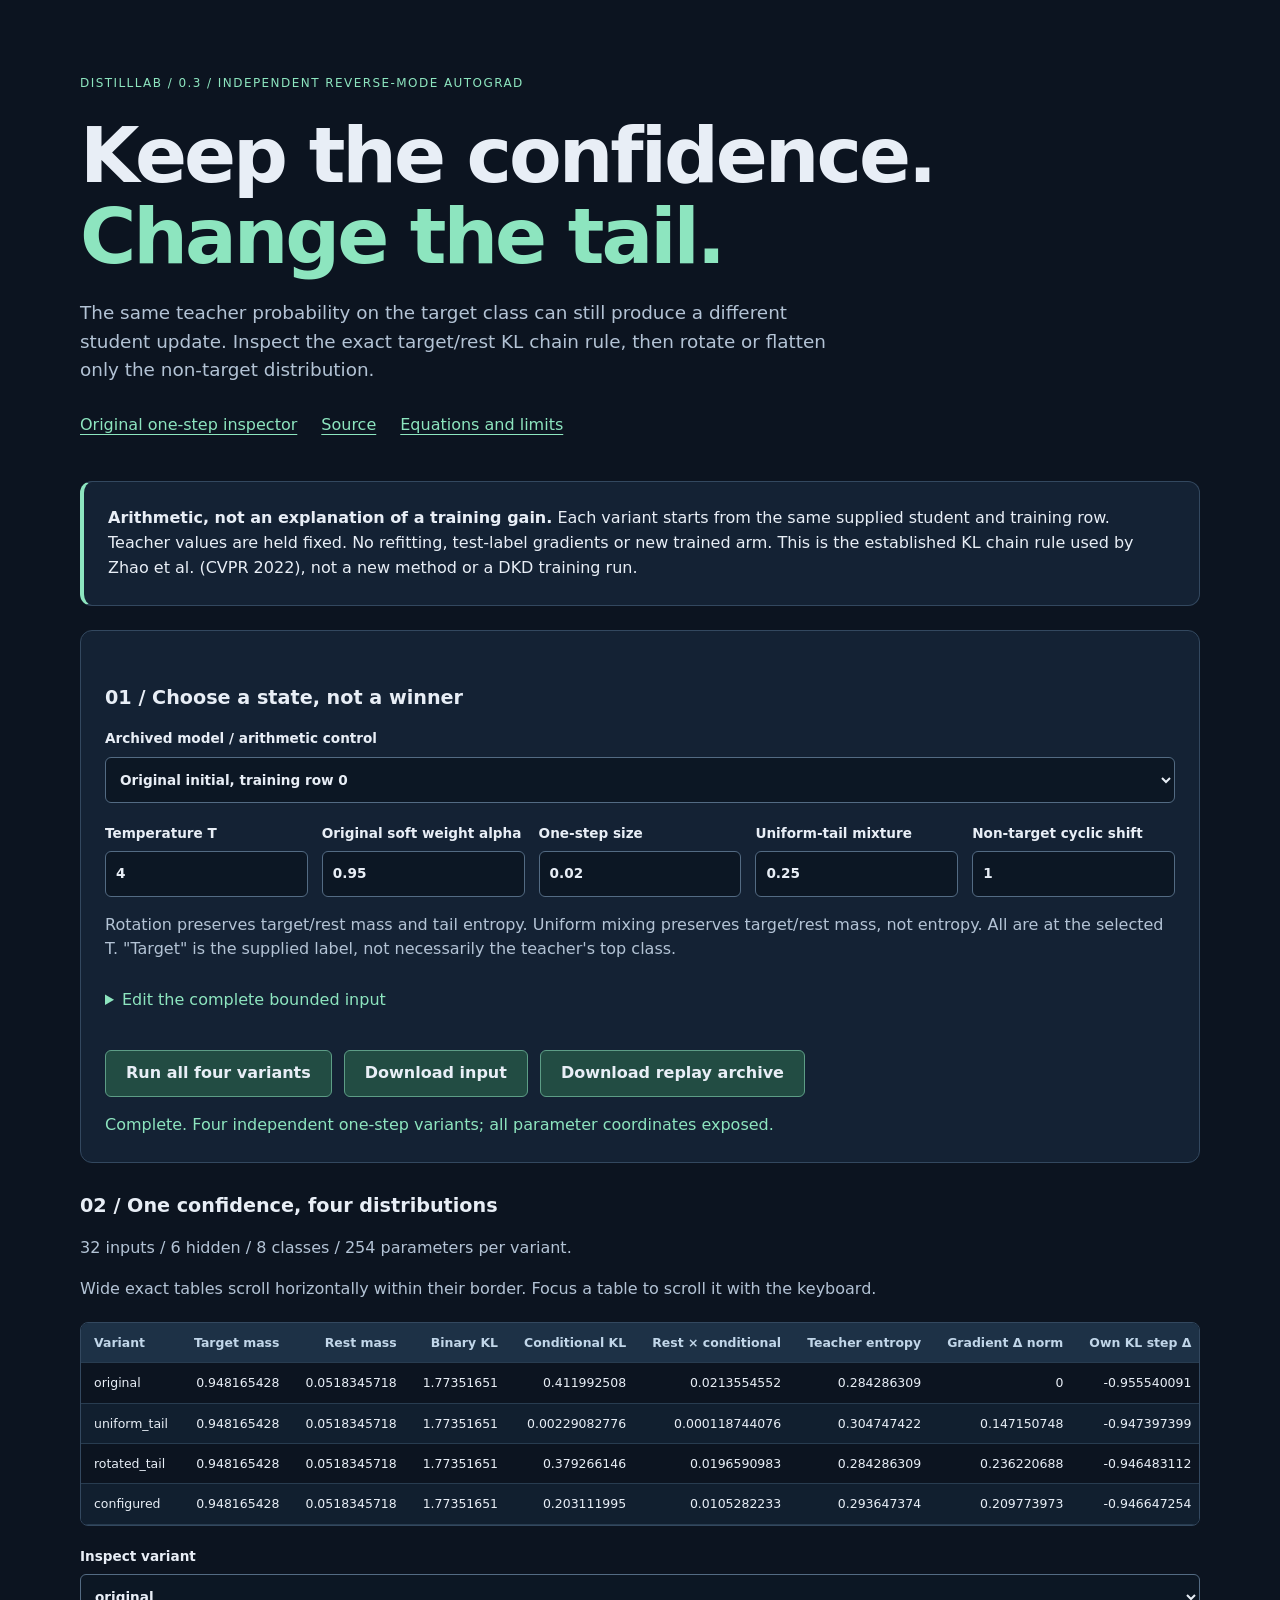
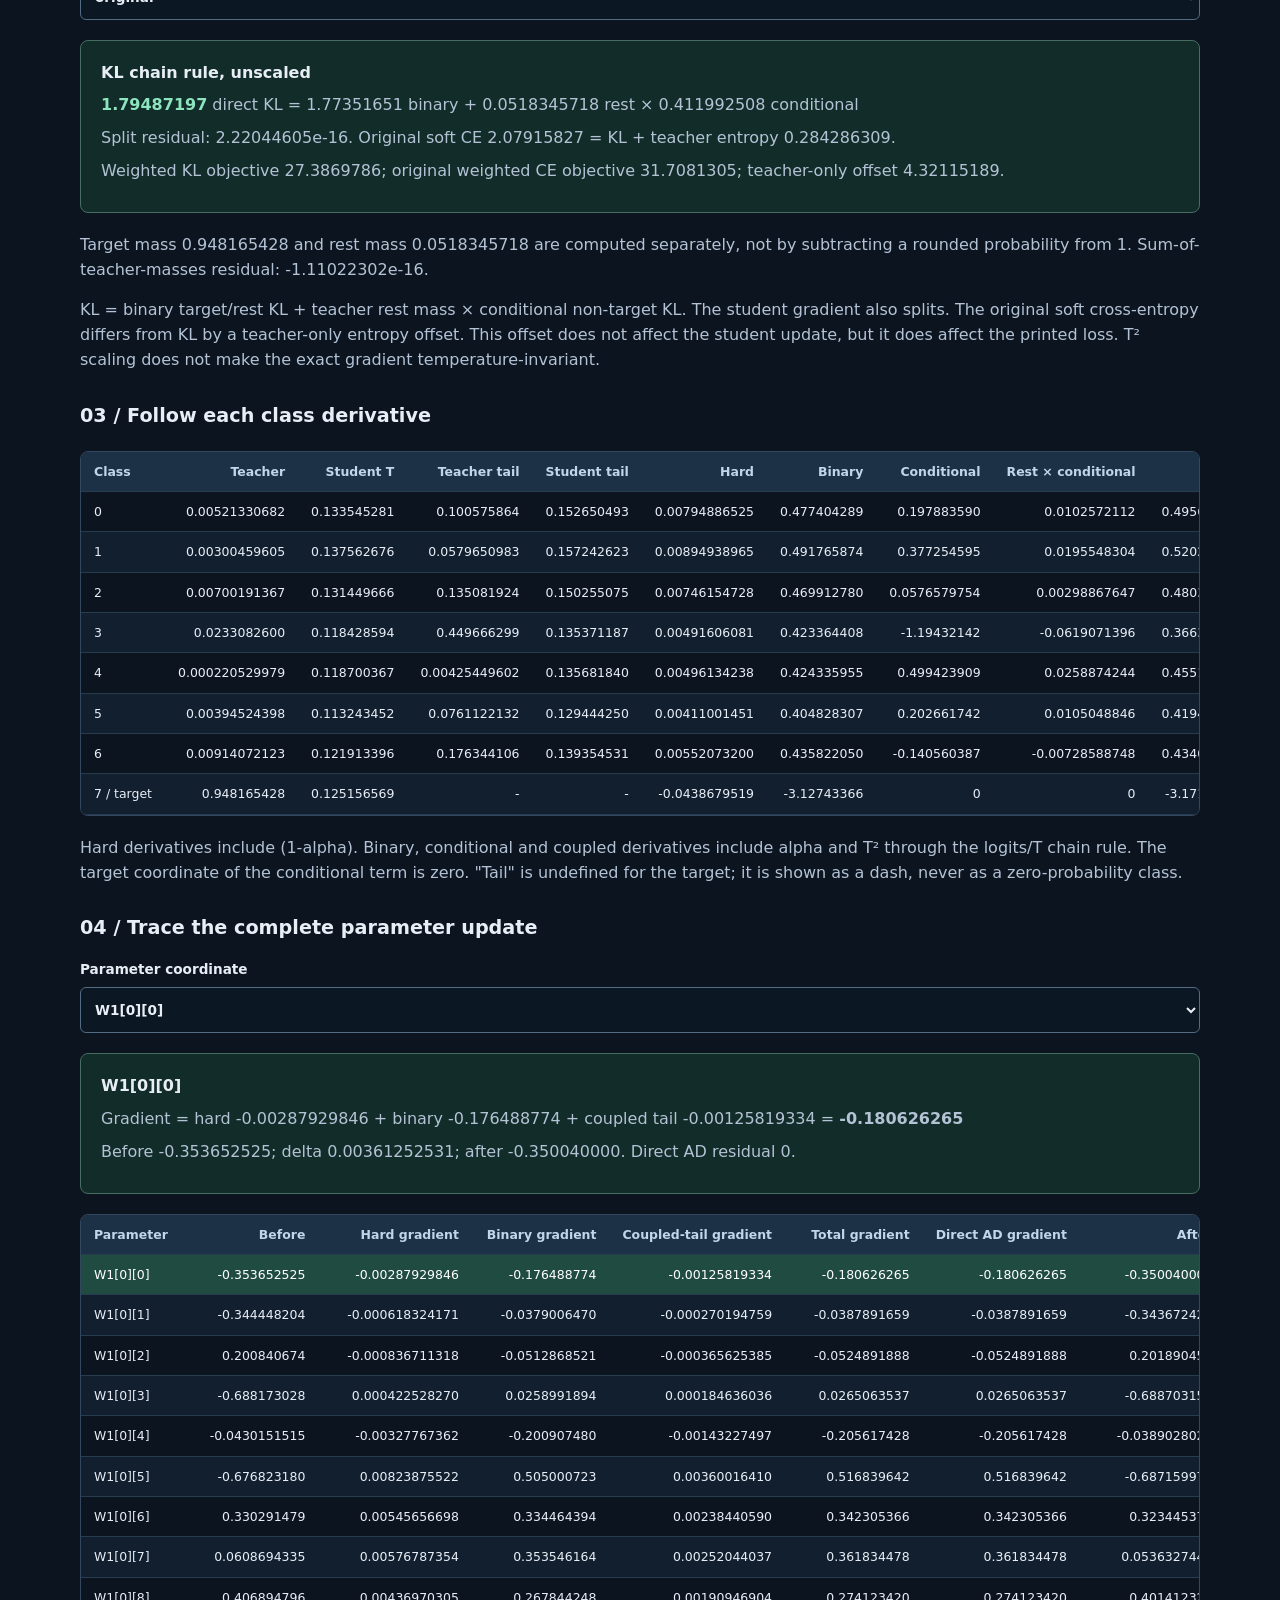
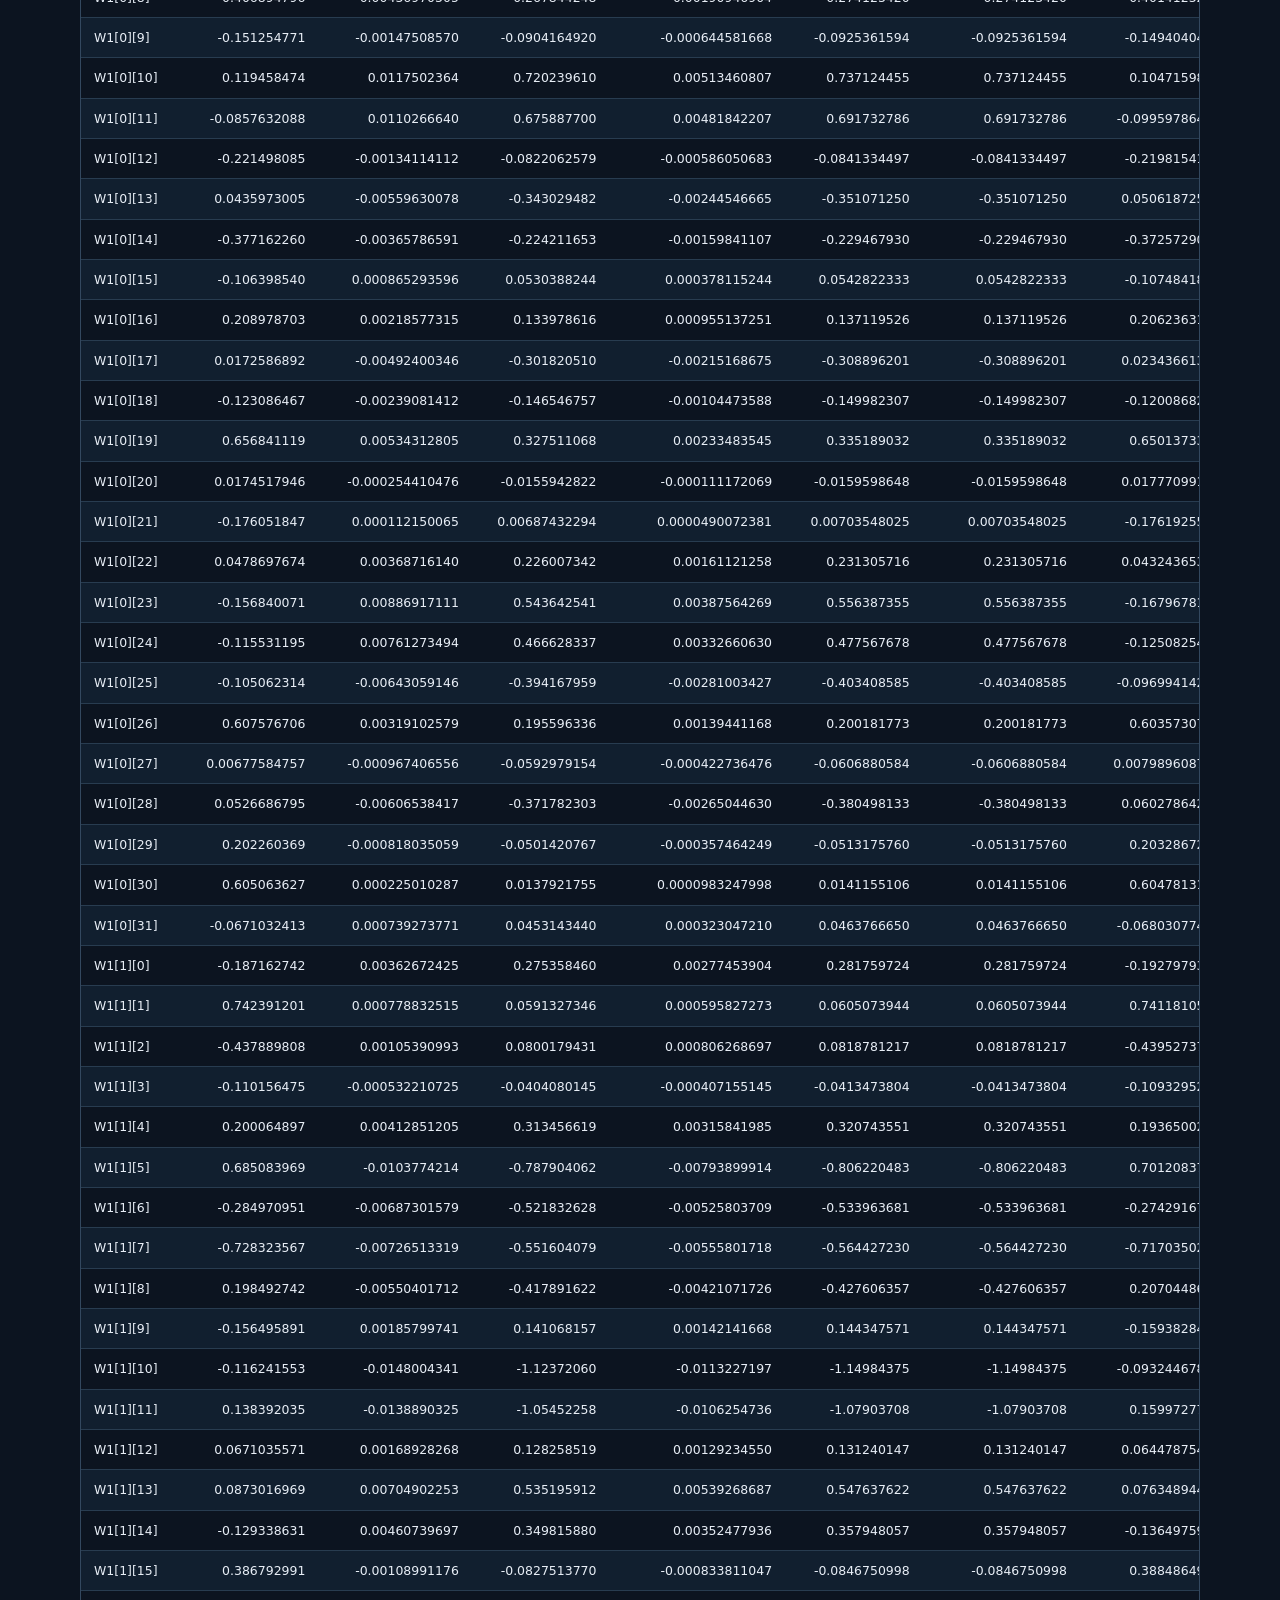
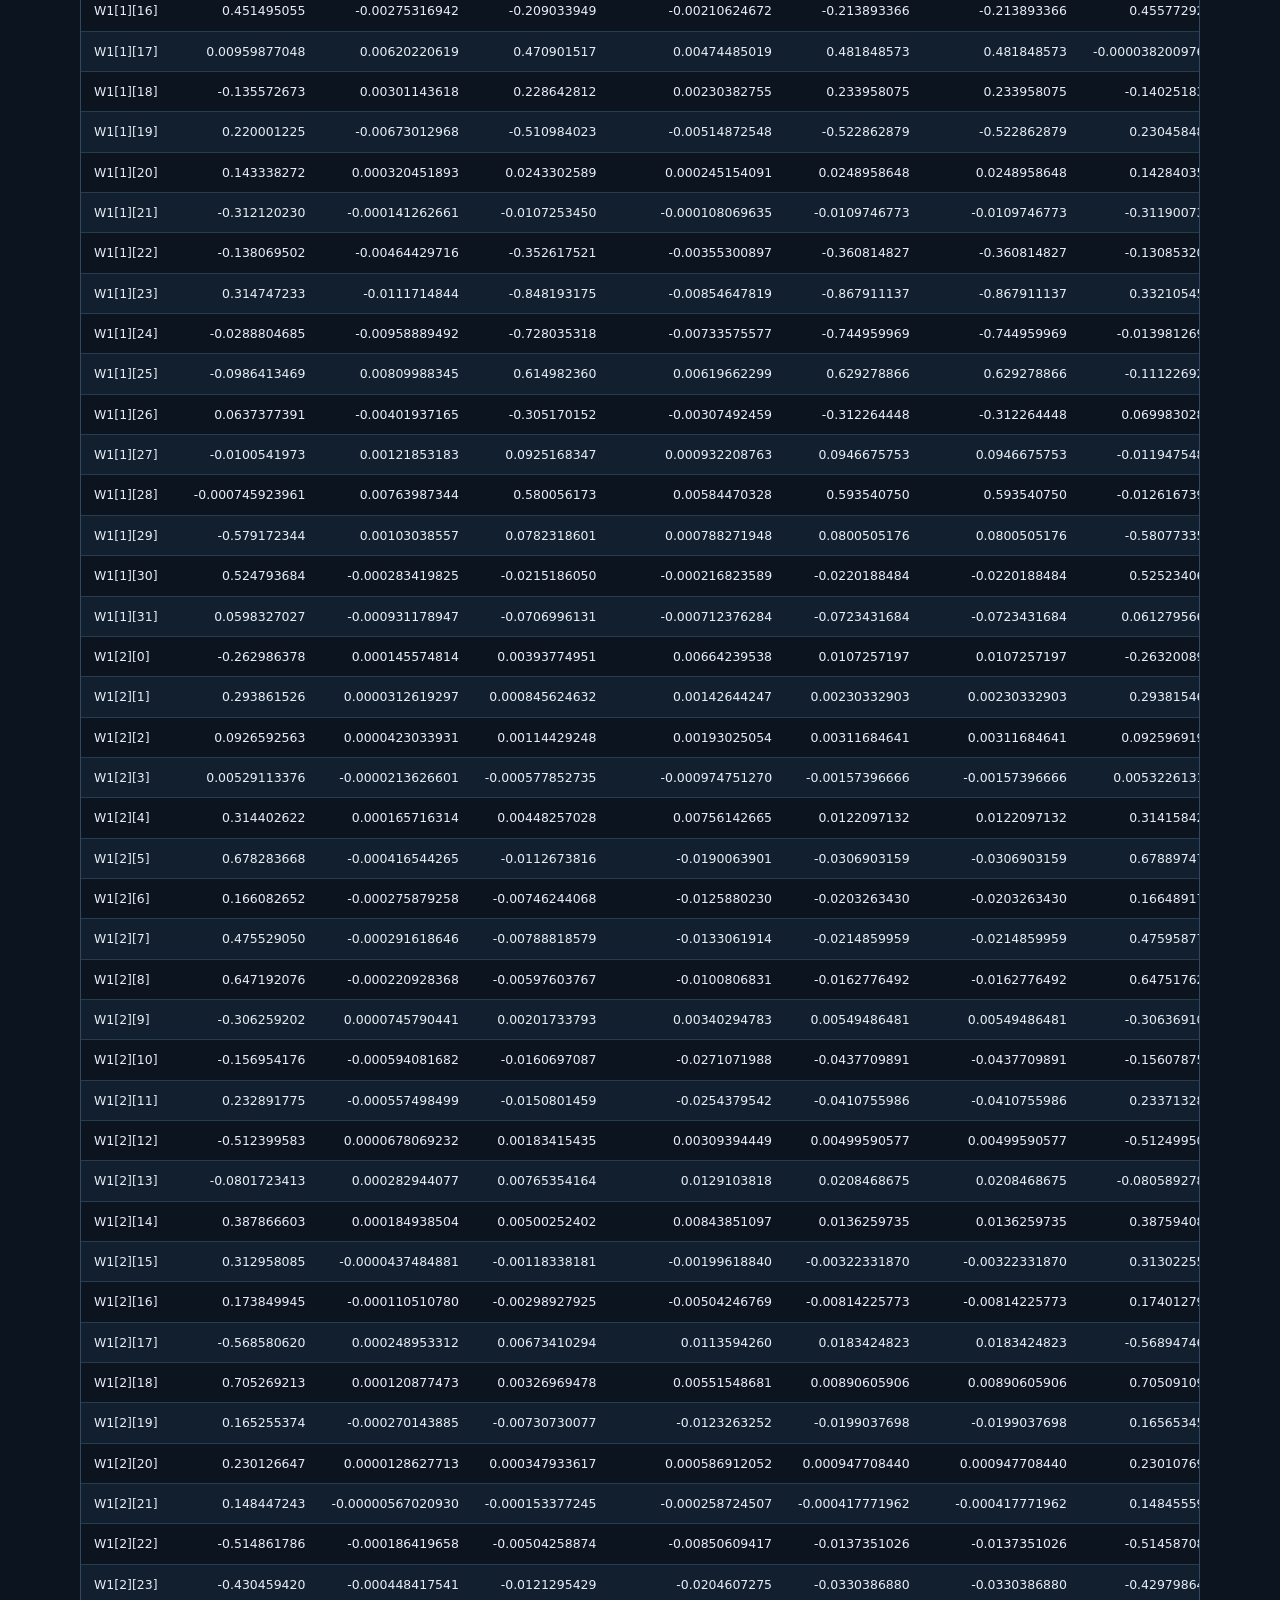
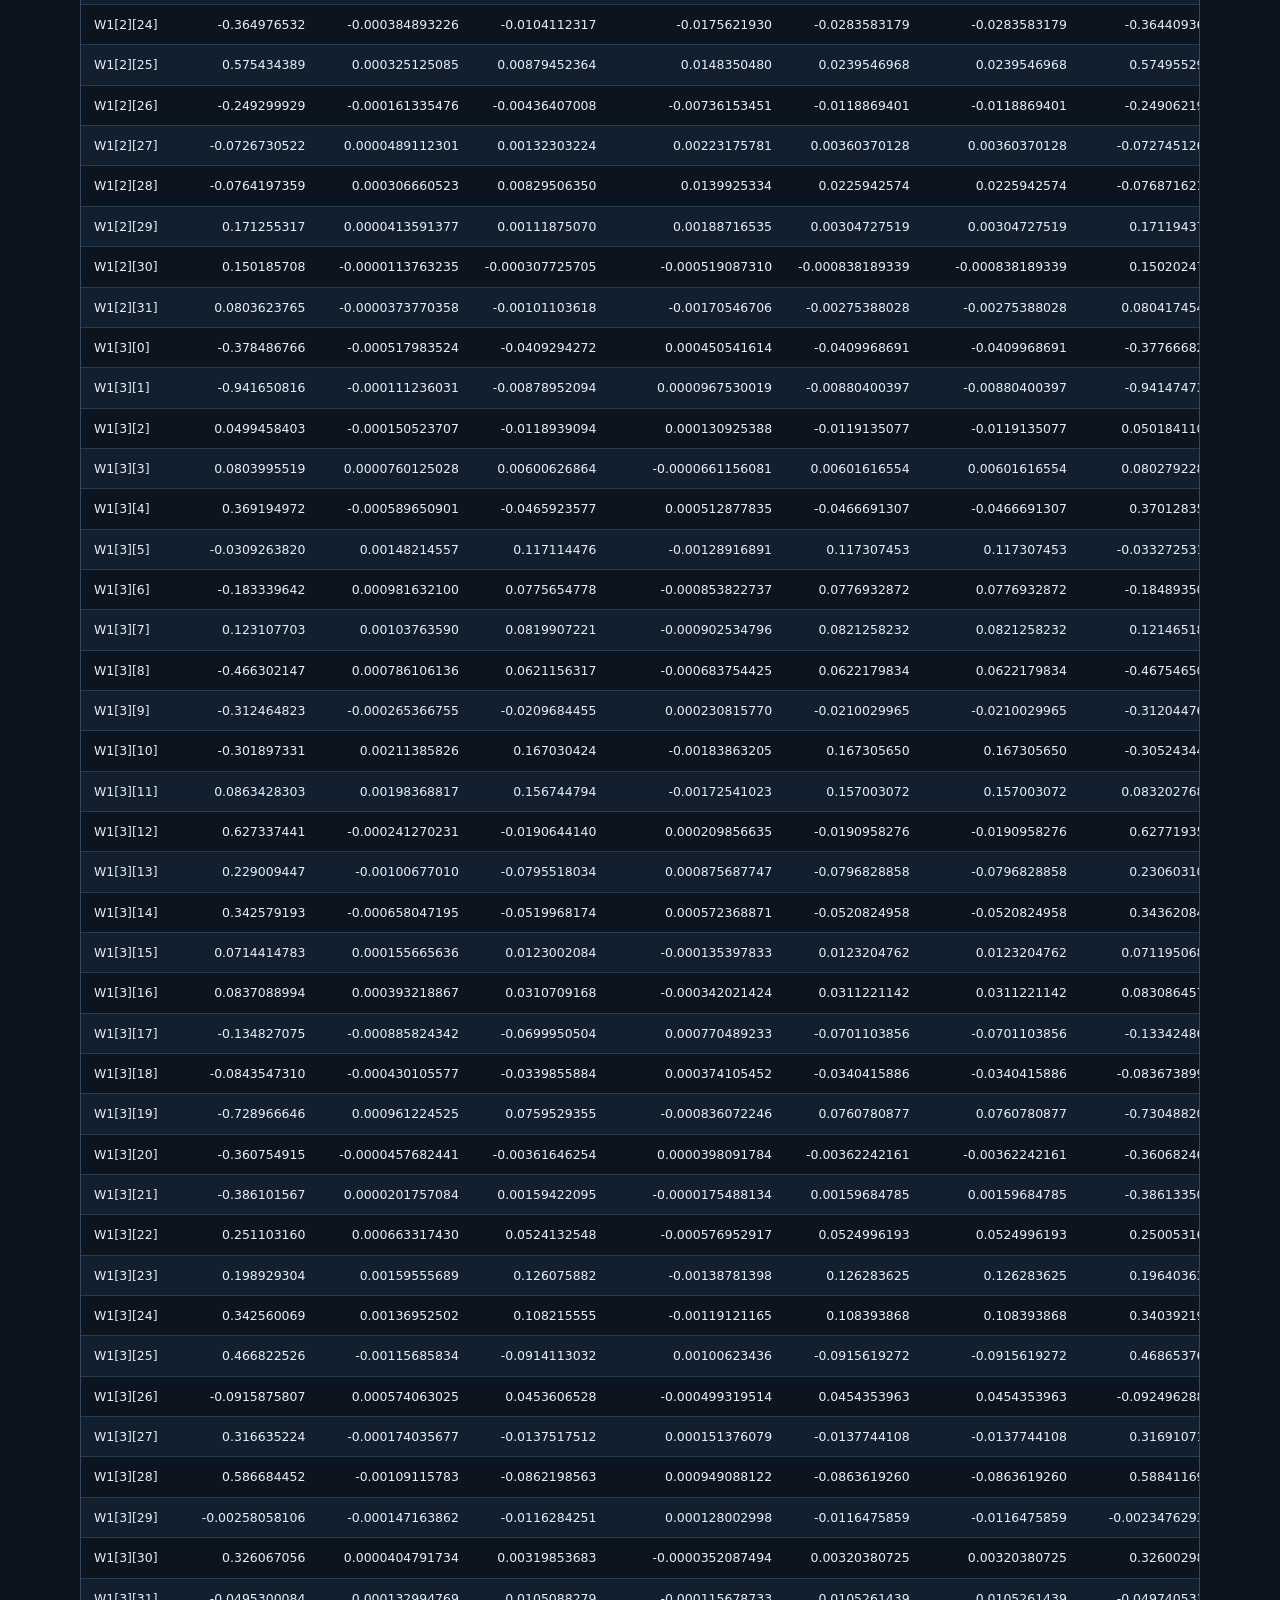
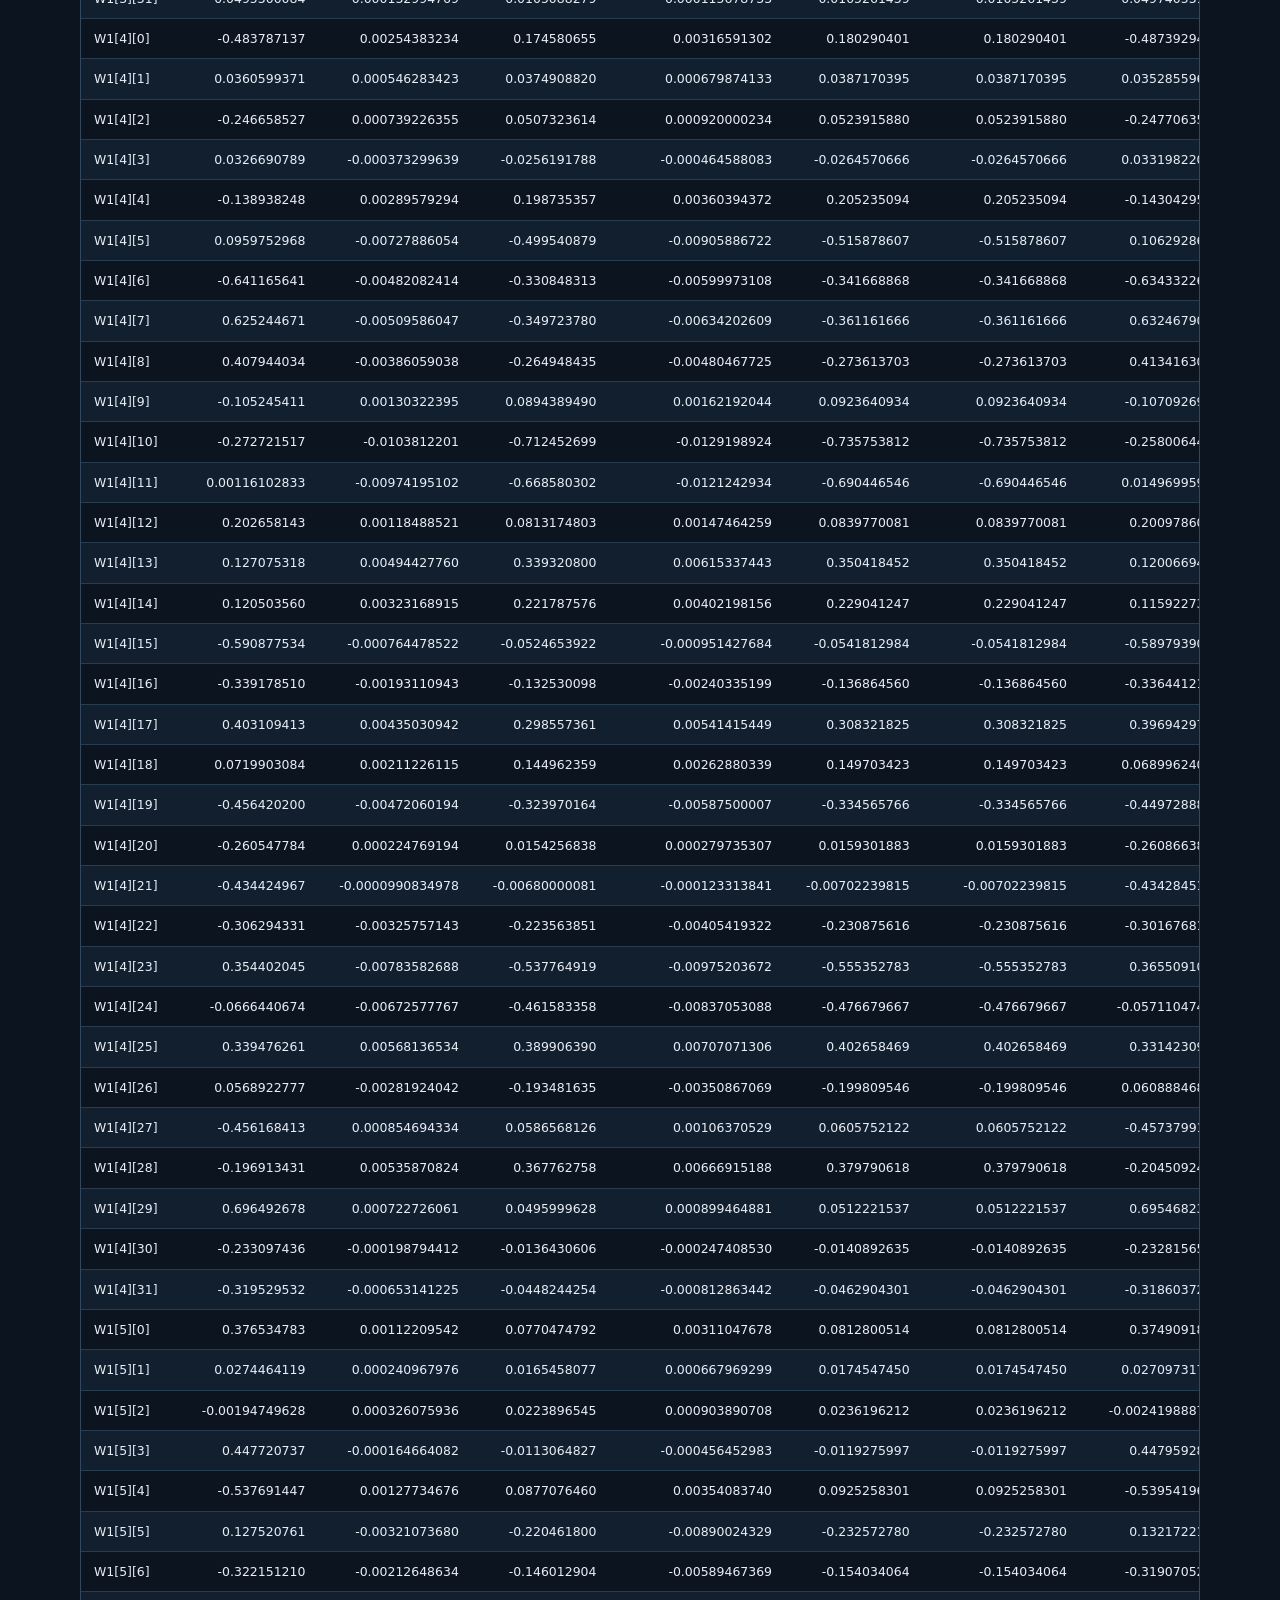
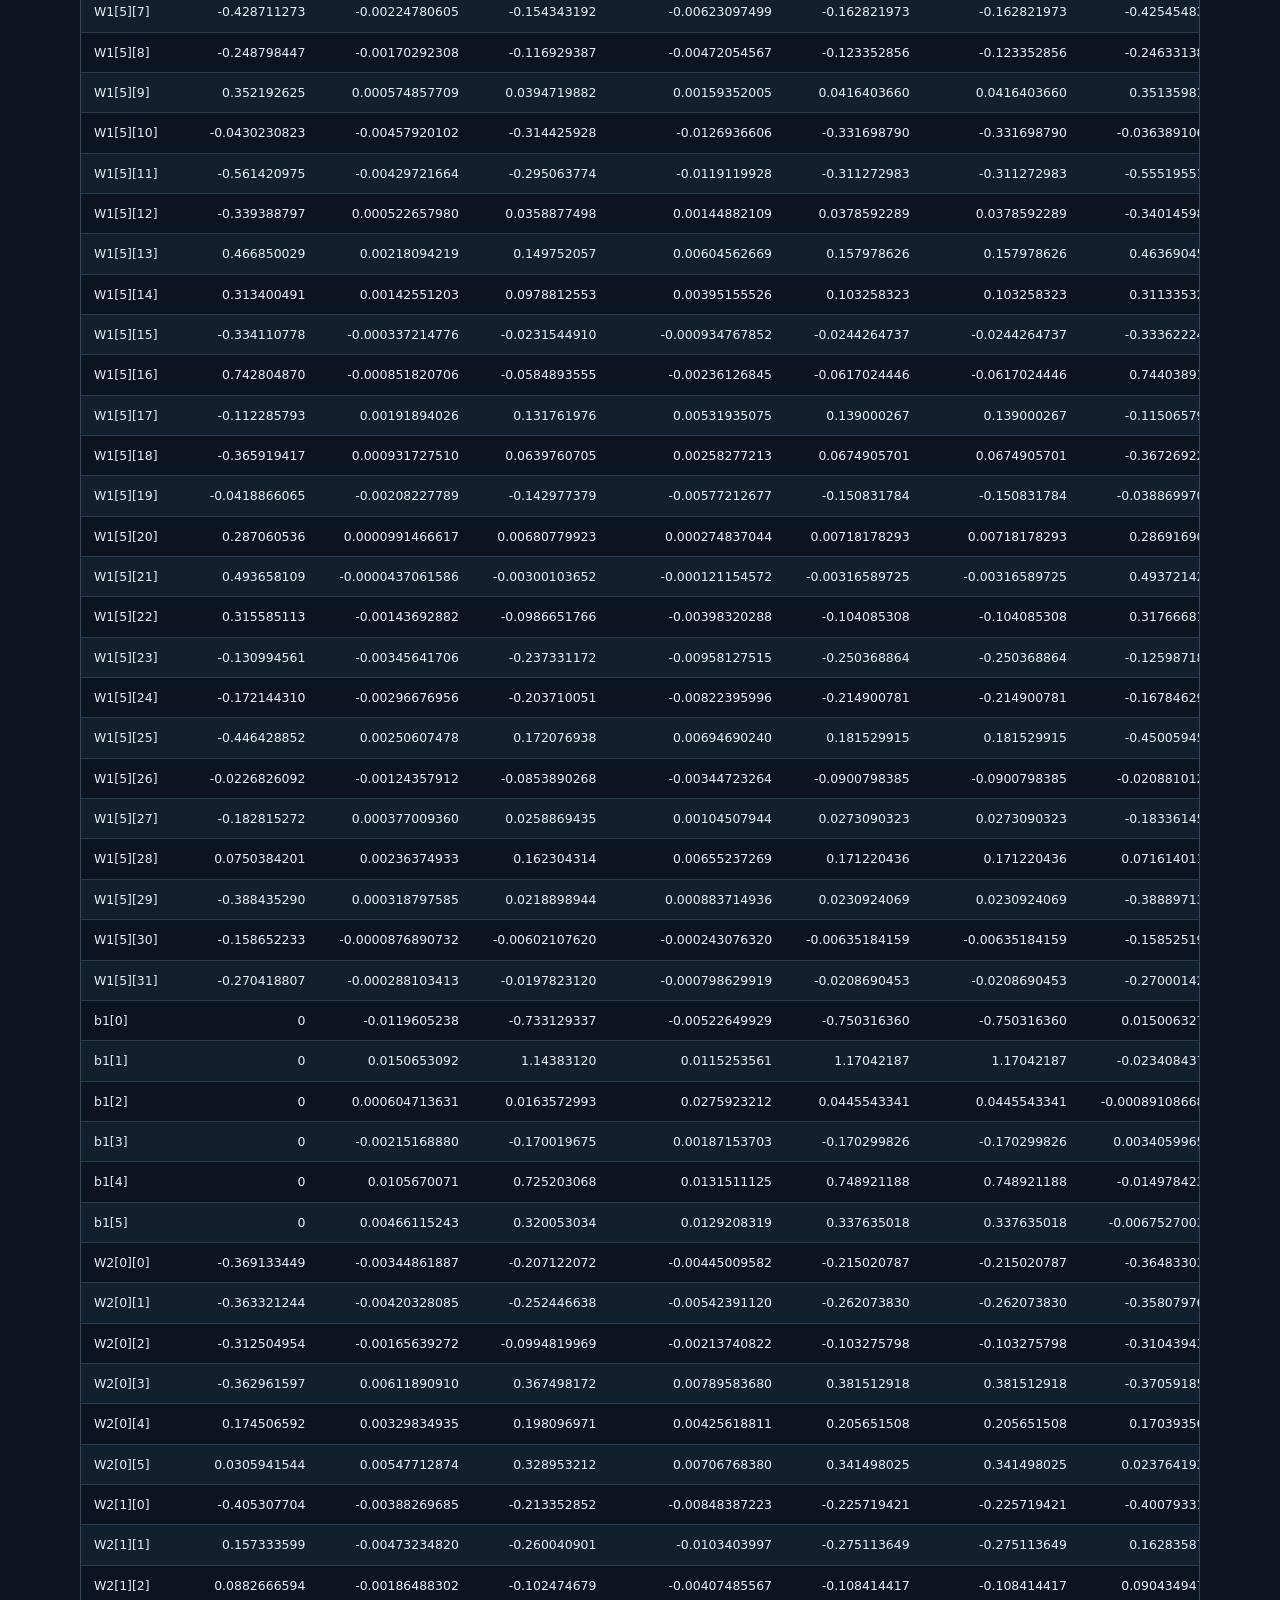
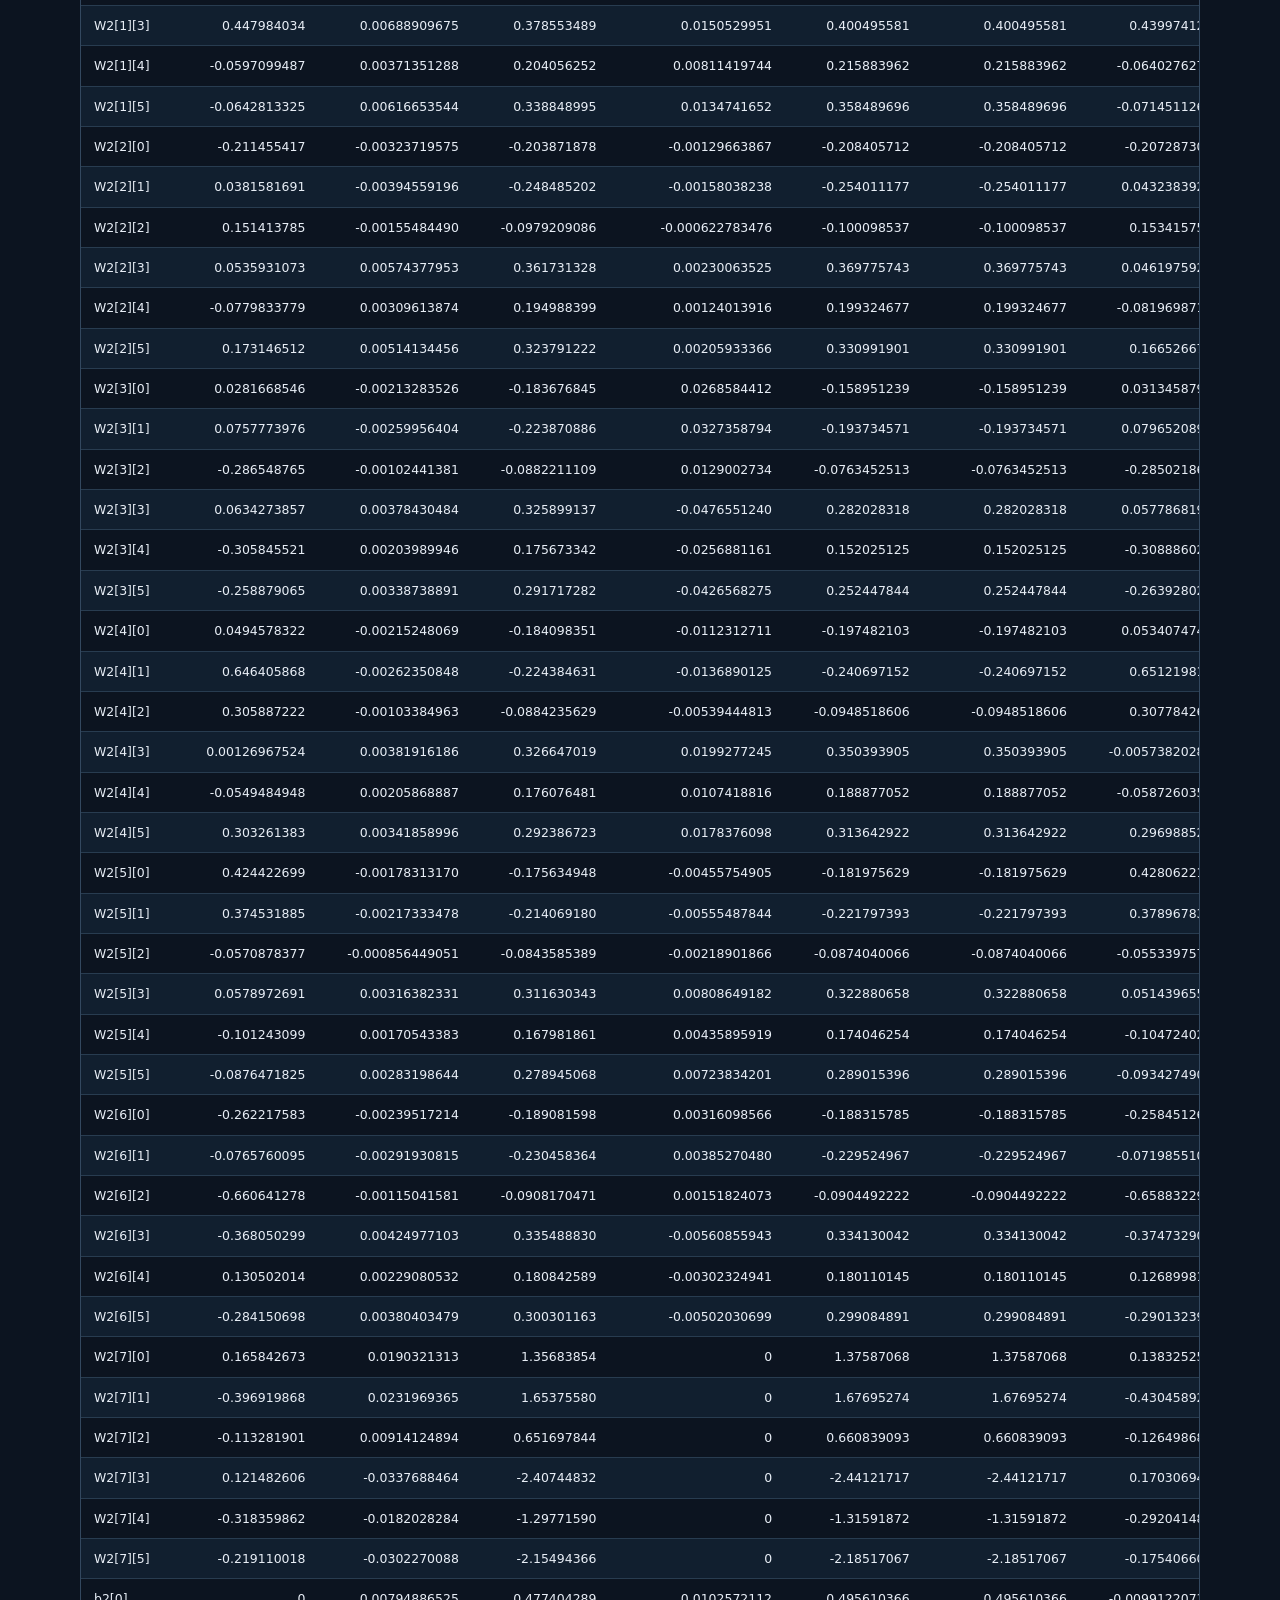
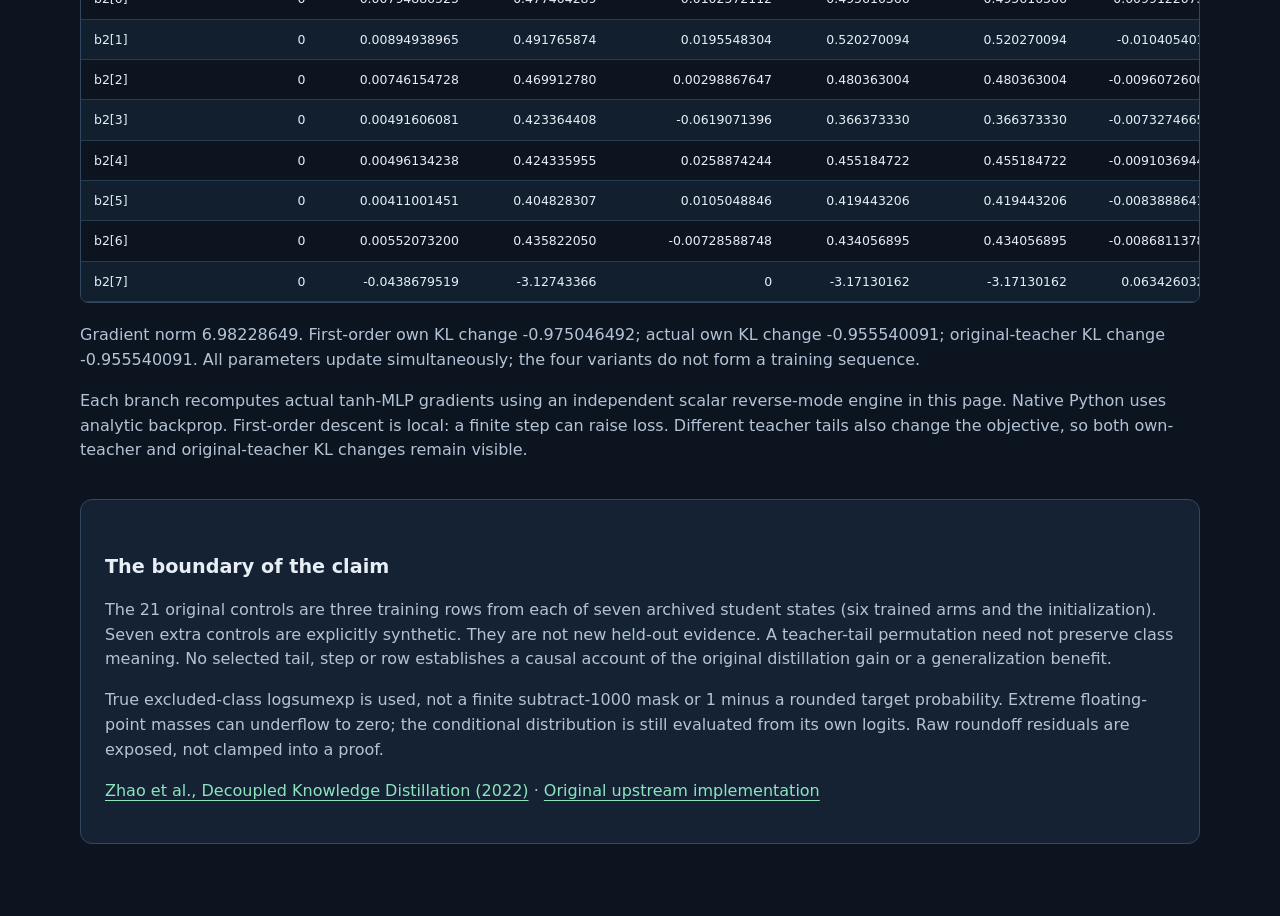
<file: docs/docs/tail.html>
<!doctype html>
<html lang="en"><head><meta charset="utf-8"><meta name="viewport" content="width=device-width,initial-scale=1"><meta name="description" content="An exact target/rest and conditional-tail knowledge-distillation audit, with independent browser reverse-mode gradients."><title>DistillLab / Keep the confidence. Change the tail.</title><link rel="stylesheet" href="tail.css"><script defer src="tail-examples.js"></script><script defer src="tail-engine.js"></script><script defer src="tail-app.js"></script></head>
<body><main><header><p class="eyebrow">DISTILLLAB / 0.3 / INDEPENDENT REVERSE-MODE AUTOGRAD</p><h1>Keep the confidence.<br><span>Change the tail.</span></h1><p class="intro">The same teacher probability on the target class can still produce a different student update. Inspect the exact target/rest KL chain rule, then rotate or flatten only the non-target distribution.</p><nav><a href="index.html">Original one-step inspector</a><a href="https://github.com/midya8/distilllab">Source</a><a href="https://github.com/midya8/distilllab/blob/main/TAIL.md">Equations and limits</a></nav></header>
<section class="scope"><strong>Arithmetic, not an explanation of a training gain.</strong> Each variant starts from the same supplied student and training row. Teacher values are held fixed. No refitting, test-label gradients or new trained arm. This is the established KL chain rule used by Zhao et al. (CVPR 2022), not a new method or a DKD training run.</section>
<section class="controls" aria-labelledby="inputs-heading"><h2 id="inputs-heading">01 / Choose a state, not a winner</h2><label>Archived model / arithmetic control<select id="example"></select></label><div class="grid"><label>Temperature T<input id="temperature" type="number" min="0.25" max="20" step="0.25"></label><label>Original soft weight alpha<input id="alpha" type="number" min="0" max="1" step="0.05"></label><label>One-step size<input id="step" type="number" min="0" max="2" step="0.01"></label><label>Uniform-tail mixture<input id="tail_mix" type="number" min="0" max="1" step="0.05"></label><label>Non-target cyclic shift<input id="tail_shift" type="number" min="0" step="1"></label></div><p>Rotation preserves target/rest mass and tail entropy. Uniform mixing preserves target/rest mass, not entropy. All are at the selected T. "Target" is the supplied label, not necessarily the teacher's top class.</p><details><summary>Edit the complete bounded input</summary><label for="input">Model, row and controls JSON</label><textarea id="input" spellcheck="false"></textarea><p>64 inputs, 16 hidden units and 16 classes at most. Model weights ±100; features ±20; teacher logits ±10,000. T in [0.25,20]. Unknown fields, duplicate keys and nonfinite values are refused.</p></details><div class="actions"><button id="run">Run all four variants</button><button id="download-input" disabled>Download input</button><button id="download-report" disabled>Download replay archive</button></div><p id="status" role="status" aria-live="polite">Loading the local example archive.</p></section>
<section id="results" hidden aria-labelledby="results-heading"><h2 id="results-heading">02 / One confidence, four distributions</h2><p id="dimensions"></p><p>Wide exact tables scroll horizontally within their border. Focus a table to scroll it with the keyboard.</p><div class="table-wrap" tabindex="0" aria-label="Horizontally scrollable audit table"><table><thead><tr><th>Variant</th><th>Target mass</th><th>Rest mass</th><th>Binary KL</th><th>Conditional KL</th><th>Rest × conditional</th><th>Teacher entropy</th><th>Gradient Δ norm</th><th>Own KL step Δ</th><th>Original KL step Δ</th></tr></thead><tbody id="variants"></tbody></table></div><label>Inspect variant<select id="variant"></select></label><div id="identity" class="identity"></div><p id="mass-note"></p><p>KL = binary target/rest KL + teacher rest mass × conditional non-target KL. The student gradient also splits. The original soft cross-entropy differs from KL by a teacher-only entropy offset. This offset does not affect the student update, but it does affect the printed loss. T² scaling does not make the exact gradient temperature-invariant.</p><h2>03 / Follow each class derivative</h2><div class="table-wrap" tabindex="0" aria-label="Horizontally scrollable audit table"><table><thead><tr><th>Class</th><th>Teacher</th><th>Student T</th><th>Teacher tail</th><th>Student tail</th><th>Hard</th><th>Binary</th><th>Conditional</th><th>Rest × conditional</th><th>Total</th><th>Direct AD</th><th>Residual</th></tr></thead><tbody id="classes"></tbody></table></div><p>Hard derivatives include (1-alpha). Binary, conditional and coupled derivatives include alpha and T² through the logits/T chain rule. The target coordinate of the conditional term is zero. "Tail" is undefined for the target; it is shown as a dash, never as a zero-probability class.</p><h2>04 / Trace the complete parameter update</h2><label>Parameter coordinate<select id="coordinate"></select></label><div id="coordinate-detail" class="coordinate"></div><div class="table-wrap" tabindex="0" aria-label="Horizontally scrollable audit table"><table><thead><tr><th>Parameter</th><th>Before</th><th>Hard gradient</th><th>Binary gradient</th><th>Coupled-tail gradient</th><th>Total gradient</th><th>Direct AD gradient</th><th>After</th><th>Direct residual</th></tr></thead><tbody id="parameters"></tbody></table></div><p id="step-note"></p><p>Each branch recomputes actual tanh-MLP gradients using an independent scalar reverse-mode engine in this page. Native Python uses analytic backprop. First-order descent is local: a finite step can raise loss. Different teacher tails also change the objective, so both own-teacher and original-teacher KL changes remain visible.</p></section>
<footer><h2>The boundary of the claim</h2><p>The 21 original controls are three training rows from each of seven archived student states (six trained arms and the initialization). Seven extra controls are explicitly synthetic. They are not new held-out evidence. A teacher-tail permutation need not preserve class meaning. No selected tail, step or row establishes a causal account of the original distillation gain or a generalization benefit.</p><p>True excluded-class logsumexp is used, not a finite subtract-1000 mask or 1 minus a rounded target probability. Extreme floating-point masses can underflow to zero; the conditional distribution is still evaluated from its own logits. Raw roundoff residuals are exposed, not clamped into a proof.</p><p><a href="https://arxiv.org/pdf/2203.08679">Zhao et al., Decoupled Knowledge Distillation (2022)</a> · <a href="https://github.com/megvii-research/mdistiller/blob/master/mdistiller/distillers/DKD.py">Original upstream implementation</a></p></footer></main></body></html>
</file>
<file: docs/style.css>
:root{--ink:#172923;--muted:#52645c;--paper:#f3f2e9;--card:#fffef8;--line:#cbd1c5;--soft:#197b63;--hard:#b34b29;--accent:#b6d993}*{box-sizing:border-box}body{margin:0;color:var(--ink);background:var(--paper);font:16px/1.6 system-ui,sans-serif}a{color:#08624d;text-underline-offset:3px}header{max-width:1200px;margin:auto;padding:28px 32px;display:flex;justify-content:space-between;gap:20px;border-bottom:1px solid var(--line);font-size:13px}header>a{font-weight:750;letter-spacing:.08em;text-decoration:none}header>span{color:var(--muted)}main{max-width:1200px;margin:auto;padding:0 32px}.hero{padding:60px 0 36px;max-width:850px}.eyebrow{font-size:12px;letter-spacing:.12em;font-weight:750;color:var(--soft)}h1{font-size:clamp(42px,6vw,78px);line-height:1.05;letter-spacing:-.045em;margin:18px 0 24px}h2{font-size:28px;line-height:1.25;letter-spacing:-.02em;margin:12px 0 20px}h3{font-size:20px}.intro{font-size:21px;max-width:790px}.quiet,.panel>p{color:var(--muted)}.panel{padding:30px;margin:28px 0;border:1px solid var(--line);background:var(--card);border-radius:8px;min-width:0}.controls{border-top:5px solid var(--soft)}.control-grid{display:grid;grid-template-columns:1.4fr 1fr 1fr 1fr 1fr;gap:14px}label{display:block;font-size:13px;font-weight:700;max-width:100%}input,select,textarea,button{font:inherit;color:var(--ink);border:1px solid #8b9d90;border-radius:4px;background:white;padding:10px;min-height:44px}input,select{display:block;width:100%;margin-top:6px}textarea{width:100%;font:12px/1.5 monospace;resize:vertical}.formula{background:#e9eee1;padding:18px;font:15px/1.7 ui-monospace,monospace;border-radius:4px}.actions{display:flex;gap:10px;flex-wrap:wrap;margin-top:22px}button{cursor:pointer;font-size:14px;font-weight:650}button:hover{background:#e9eee1}button:disabled{opacity:.5;cursor:not-allowed}:focus-visible{outline:3px solid #a14b2a;outline-offset:3px}#status{min-height:26px}#status.error{color:#a03622}.stats{display:grid;grid-template-columns:repeat(3,1fr);gap:14px}.stat{background:#e9eee1;border-radius:5px;padding:18px}.stat span{display:block;font-size:13px;color:var(--muted)}.stat strong{font:700 25px/1.5 ui-monospace,monospace}.table-scroll{max-width:100%;overflow-x:auto;margin:20px 0;scrollbar-gutter:stable}table{border-collapse:collapse;width:100%;font-size:13px;text-align:left;font-variant-numeric:tabular-nums}th,td{padding:10px 12px;border-bottom:1px solid var(--line);white-space:nowrap}th{background:#e9eee1}caption{text-align:left;color:var(--muted);font-size:13px;white-space:normal;padding:0 0 12px}td:not(:first-child){font-family:ui-monospace,monospace}details{margin:24px 0 0}summary{cursor:pointer;min-height:44px;padding:10px 0;font-weight:700;font-size:15px}.tall{max-height:470px}.tall th{position:sticky;top:0}.chart{margin:26px 0;max-width:100%}.chart svg{display:block;width:100%;height:auto}.legend{display:flex;gap:24px;flex-wrap:wrap;font-size:13px}.legend span:before{content:'';display:inline-block;width:14px;height:14px;margin-right:7px;vertical-align:-2px}.soft-key:before{background:var(--soft)}.hard-key:before{background:var(--hard)}.limits{max-width:900px;padding:32px 0 54px}.limits p,.limits li{color:var(--muted)}.limits li{margin:9px 0}footer{border-top:1px solid var(--line);max-width:1200px;margin:auto;padding:28px 32px;font-size:13px;color:var(--muted)}#split{max-width:320px}.original{border-left:5px solid var(--soft)}@media(max-width:780px){header{padding:20px}header>span{display:none}main{padding:0 20px}.hero{padding:40px 0 20px}.control-grid{grid-template-columns:1fr 1fr}.panel{padding:22px}.stats{grid-template-columns:1fr}.intro{font-size:18px}}@media(max-width:420px){main{padding:0 14px}.panel{padding:18px;margin:22px 0}.control-grid{grid-template-columns:1fr}h2{font-size:25px}.actions{flex-direction:column}.actions button{width:100%}.formula{font-size:13px;padding:13px}.stats{gap:10px}.stat strong{font-size:23px}}

@media(max-width:780px){caption{max-width:calc(100vw - 100px)}}
</file>
<file: docs/tail.css>
:root{color-scheme:dark;--bg:#0c1420;--panel:#142234;--line:#33485f;--text:#e8eef6;--muted:#b3c3d5;--accent:#8de5bf}*{box-sizing:border-box}body{margin:0;background:var(--bg);color:var(--text);font:16px/1.55 system-ui,sans-serif}main{max-width:1180px;margin:auto;padding:48px 30px}header{padding:14px 0 34px}.eyebrow{letter-spacing:.12em;font-size:.75rem;color:var(--accent)}h1{font-size:clamp(2.4rem,6vw,4.8rem);line-height:1.06;letter-spacing:-.04em;margin:22px 0}h1 span{color:var(--accent)}h2{font-size:1.2rem;margin:28px 0 16px}.intro{font-size:1.15rem;max-width:780px;color:var(--muted)}a{color:var(--accent);text-underline-offset:4px}nav{display:flex;flex-wrap:wrap;gap:12px 24px}nav a{min-height:44px;display:inline-flex;align-items:center}.scope,section.controls,footer{background:var(--panel);border:1px solid var(--line);border-radius:12px;padding:24px;margin-bottom:24px}.scope{border-left:4px solid var(--accent)}p{color:var(--muted)}strong{color:var(--text)}label{display:block;font-size:.85rem;font-weight:600}select,input,textarea,button{font:inherit;background:#0c1724;color:var(--text);border:1px solid #536b83;border-radius:6px;min-height:46px;width:100%;padding:10px;margin-top:7px}select{max-width:100%;text-overflow:ellipsis}textarea{height:280px;font:12px/1.5 ui-monospace,monospace;resize:vertical}button{width:auto;cursor:pointer;background:#224c43;border-color:#5d9d86;padding:10px 20px;font-weight:600}button:disabled{opacity:.45;cursor:not-allowed}.grid{display:grid;grid-template-columns:repeat(5,minmax(0,1fr));gap:14px;margin-top:20px}.actions{display:flex;flex-wrap:wrap;gap:12px;margin-top:20px}summary{cursor:pointer;min-height:44px;padding:10px 0;color:var(--accent)}.table-wrap{max-width:100%;overflow-x:auto;border:1px solid var(--line);border-radius:8px;margin:20px 0}table{width:100%;border-collapse:collapse;font-size:.78rem;white-space:nowrap}th,td{padding:10px 13px;border-bottom:1px solid #283c50;text-align:right;font-variant-numeric:tabular-nums}th{background:#1d3146;color:#c1d6e9;text-align:right}th:first-child,td:first-child{text-align:left}tbody tr:nth-child(even){background:#111f2f}tbody tr.selected{background:#204b40;color:#fff}.identity,.coordinate{border:1px solid #466d62;background:#122c29;border-radius:8px;padding:20px;margin:20px 0;overflow-wrap:anywhere}.identity p,.coordinate p{margin:8px 0}.identity b{color:var(--accent)}#status{margin-bottom:0;color:var(--accent)}#status.error{color:#ffb4a7}footer{margin-top:36px}input:focus,select:focus,textarea:focus,button:focus,a:focus,summary:focus{outline:2px solid var(--accent);outline-offset:3px}[hidden]{display:none!important}@media(max-width:700px){main{padding:22px 16px}.scope,section.controls,footer{padding:17px}.grid{grid-template-columns:repeat(2,minmax(0,1fr))}.actions button{width:100%}.eyebrow{font-size:.64rem;letter-spacing:.06em}.intro{font-size:1rem}.identity,.coordinate{padding:14px}th,td{padding:10px}nav{gap:4px 14px}}@media(prefers-reduced-motion:reduce){*{scroll-behavior:auto!important}}
</file>
<file: docs/docs/tail.css>
:root{color-scheme:dark;--bg:#0c1420;--panel:#142234;--line:#33485f;--text:#e8eef6;--muted:#b3c3d5;--accent:#8de5bf}*{box-sizing:border-box}body{margin:0;background:var(--bg);color:var(--text);font:16px/1.55 system-ui,sans-serif}main{max-width:1180px;margin:auto;padding:48px 30px}header{padding:14px 0 34px}.eyebrow{letter-spacing:.12em;font-size:.75rem;color:var(--accent)}h1{font-size:clamp(2.4rem,6vw,4.8rem);line-height:1.06;letter-spacing:-.04em;margin:22px 0}h1 span{color:var(--accent)}h2{font-size:1.2rem;margin:28px 0 16px}.intro{font-size:1.15rem;max-width:780px;color:var(--muted)}a{color:var(--accent);text-underline-offset:4px}nav{display:flex;flex-wrap:wrap;gap:12px 24px}nav a{min-height:44px;display:inline-flex;align-items:center}.scope,section.controls,footer{background:var(--panel);border:1px solid var(--line);border-radius:12px;padding:24px;margin-bottom:24px}.scope{border-left:4px solid var(--accent)}p{color:var(--muted)}strong{color:var(--text)}label{display:block;font-size:.85rem;font-weight:600}select,input,textarea,button{font:inherit;background:#0c1724;color:var(--text);border:1px solid #536b83;border-radius:6px;min-height:46px;width:100%;padding:10px;margin-top:7px}select{max-width:100%;text-overflow:ellipsis}textarea{height:280px;font:12px/1.5 ui-monospace,monospace;resize:vertical}button{width:auto;cursor:pointer;background:#224c43;border-color:#5d9d86;padding:10px 20px;font-weight:600}button:disabled{opacity:.45;cursor:not-allowed}.grid{display:grid;grid-template-columns:repeat(5,minmax(0,1fr));gap:14px;margin-top:20px}.actions{display:flex;flex-wrap:wrap;gap:12px;margin-top:20px}summary{cursor:pointer;min-height:44px;padding:10px 0;color:var(--accent)}.table-wrap{max-width:100%;overflow-x:auto;border:1px solid var(--line);border-radius:8px;margin:20px 0}table{width:100%;border-collapse:collapse;font-size:.78rem;white-space:nowrap}th,td{padding:10px 13px;border-bottom:1px solid #283c50;text-align:right;font-variant-numeric:tabular-nums}th{background:#1d3146;color:#c1d6e9;text-align:right}th:first-child,td:first-child{text-align:left}tbody tr:nth-child(even){background:#111f2f}tbody tr.selected{background:#204b40;color:#fff}.identity,.coordinate{border:1px solid #466d62;background:#122c29;border-radius:8px;padding:20px;margin:20px 0;overflow-wrap:anywhere}.identity p,.coordinate p{margin:8px 0}.identity b{color:var(--accent)}#status{margin-bottom:0;color:var(--accent)}#status.error{color:#ffb4a7}footer{margin-top:36px}input:focus,select:focus,textarea:focus,button:focus,a:focus,summary:focus{outline:2px solid var(--accent);outline-offset:3px}[hidden]{display:none!important}@media(max-width:700px){main{padding:22px 16px}.scope,section.controls,footer{padding:17px}.grid{grid-template-columns:repeat(2,minmax(0,1fr))}.actions button{width:100%}.eyebrow{font-size:.64rem;letter-spacing:.06em}.intro{font-size:1rem}.identity,.coordinate{padding:14px}th,td{padding:10px}nav{gap:4px 14px}}@media(prefers-reduced-motion:reduce){*{scroll-behavior:auto!important}}
</file>
